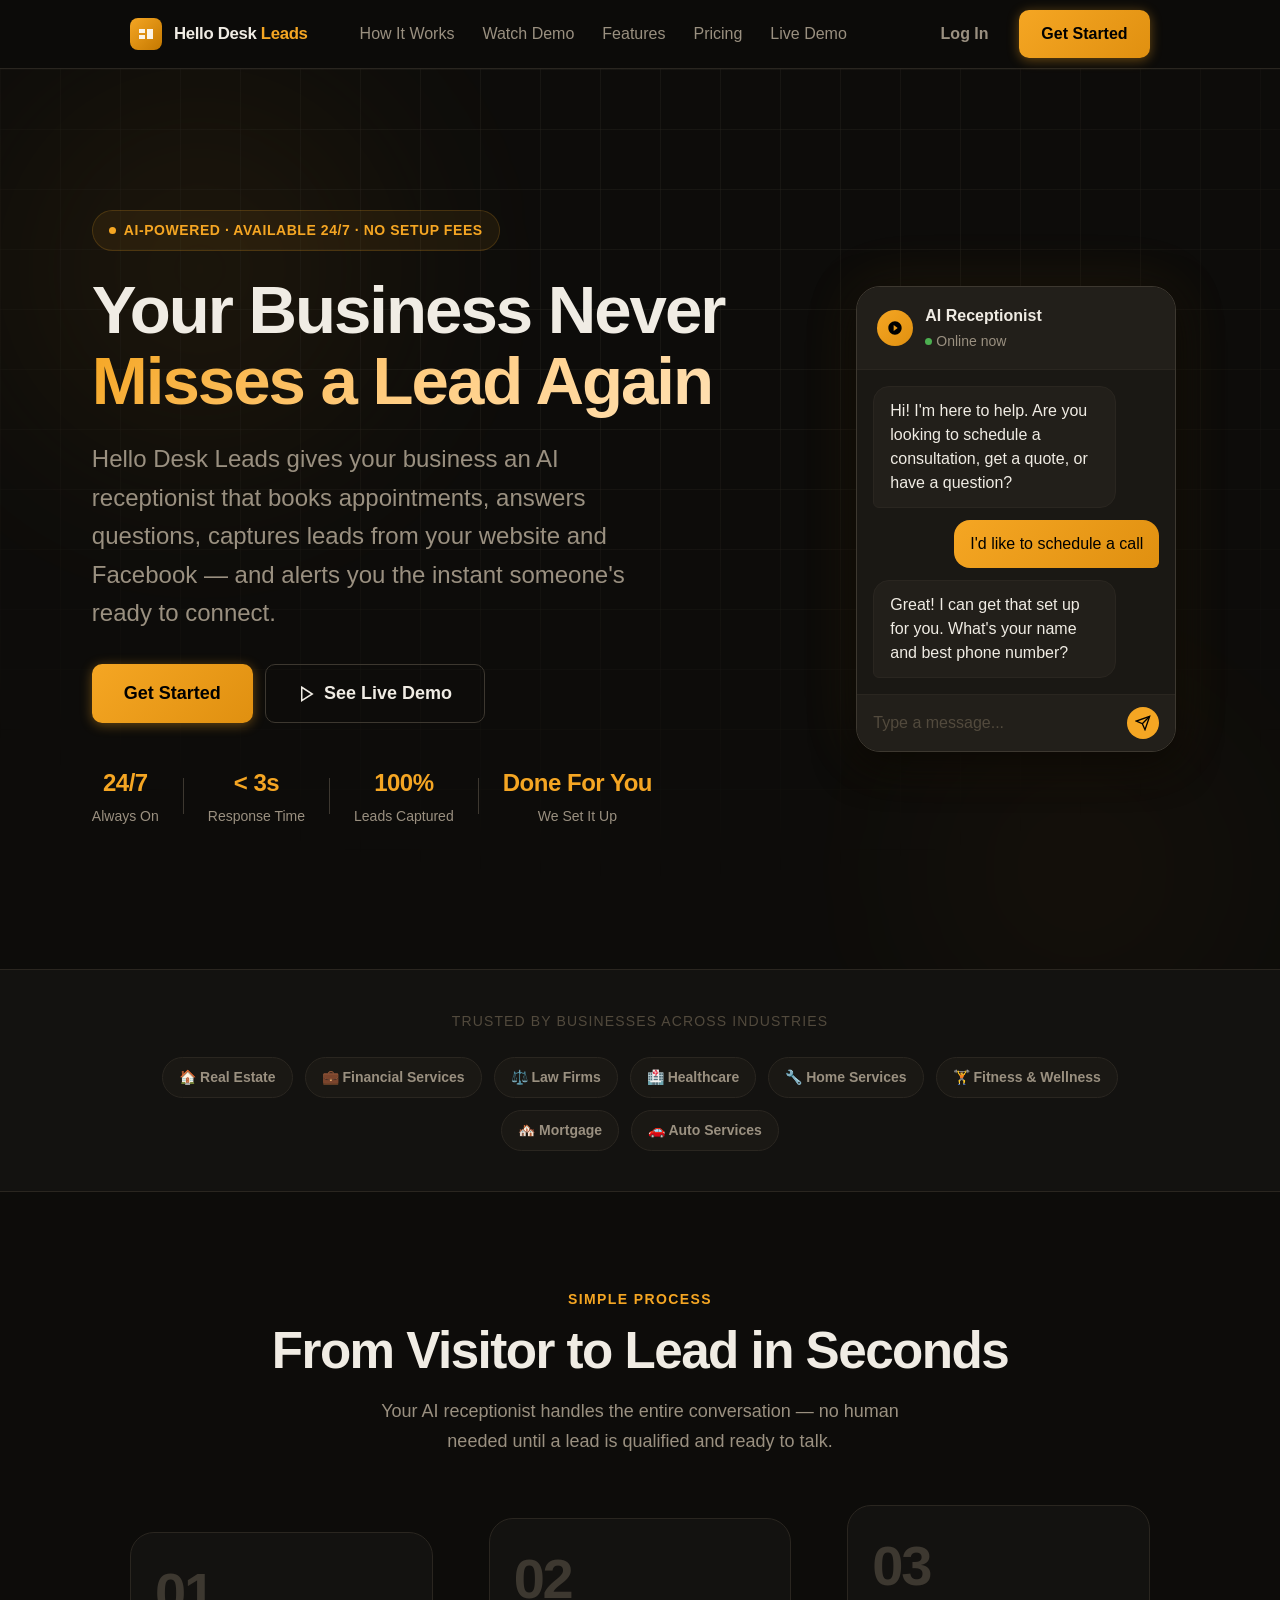
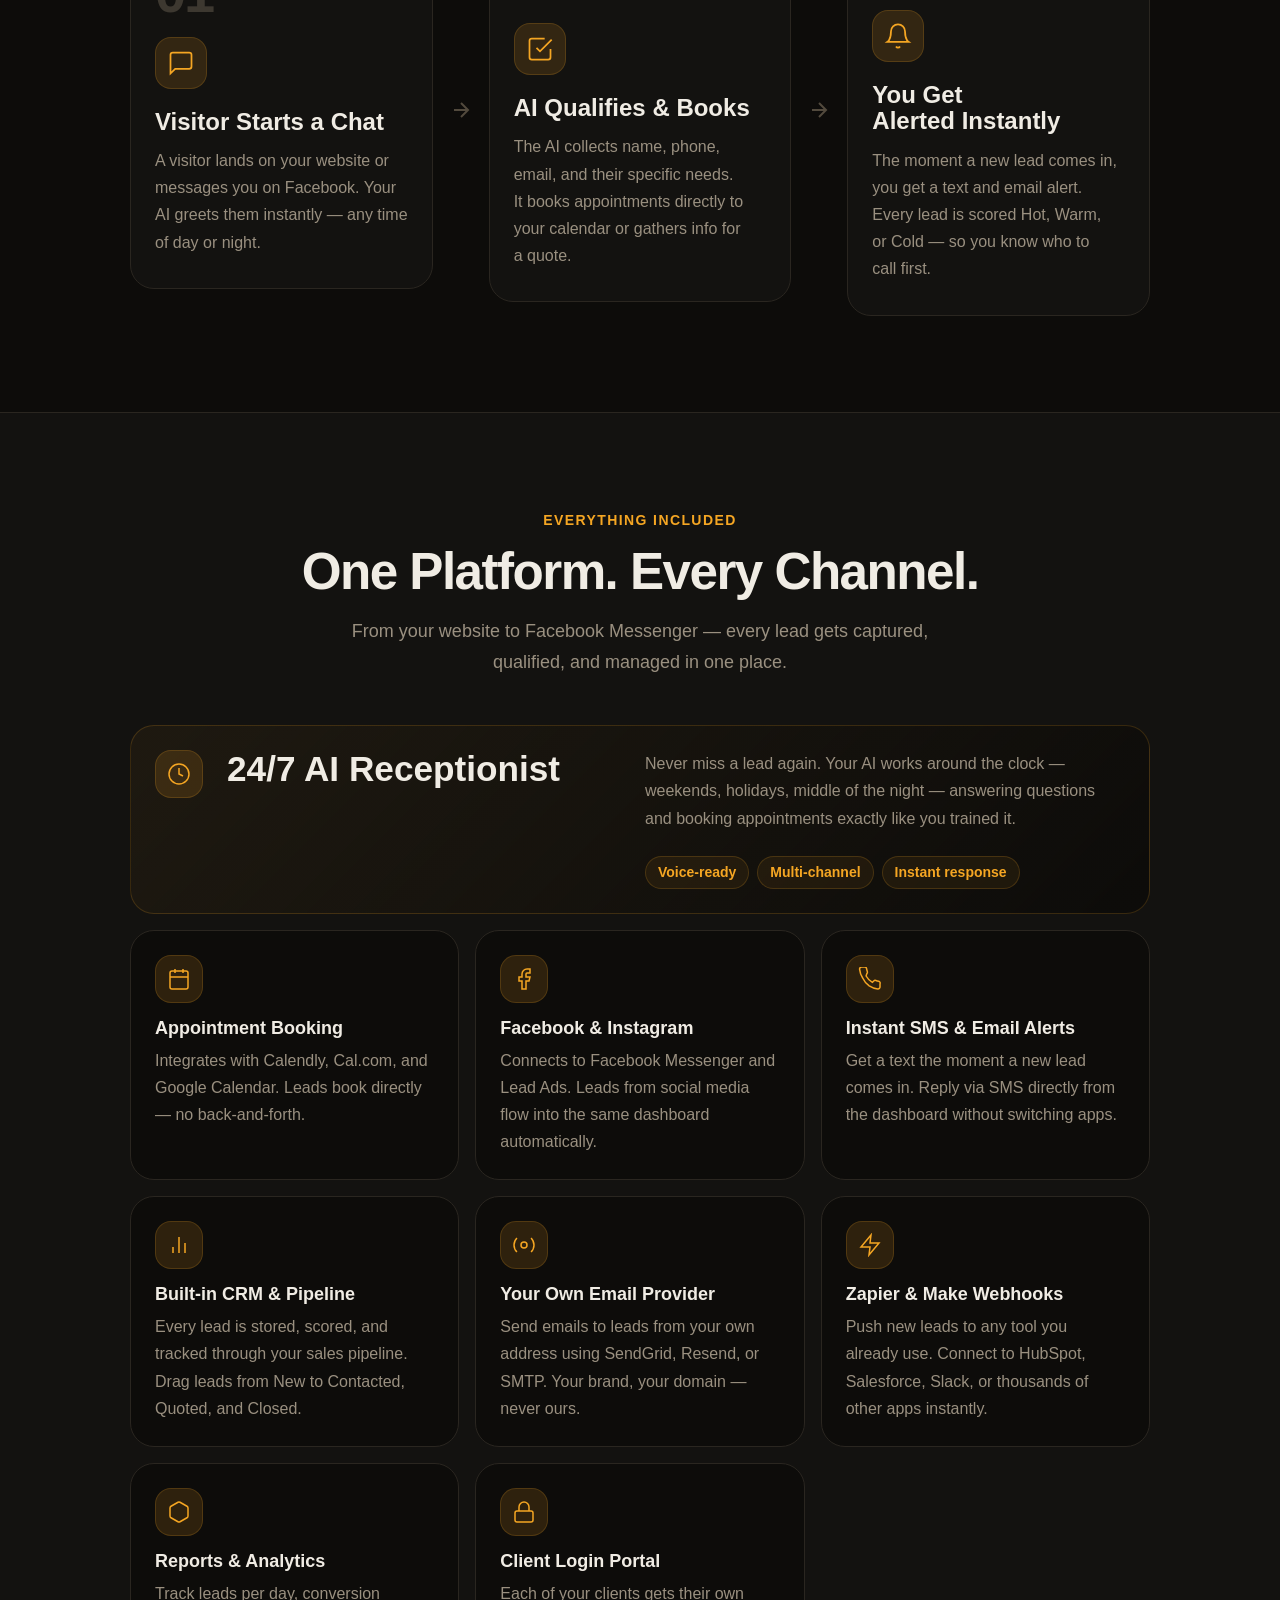
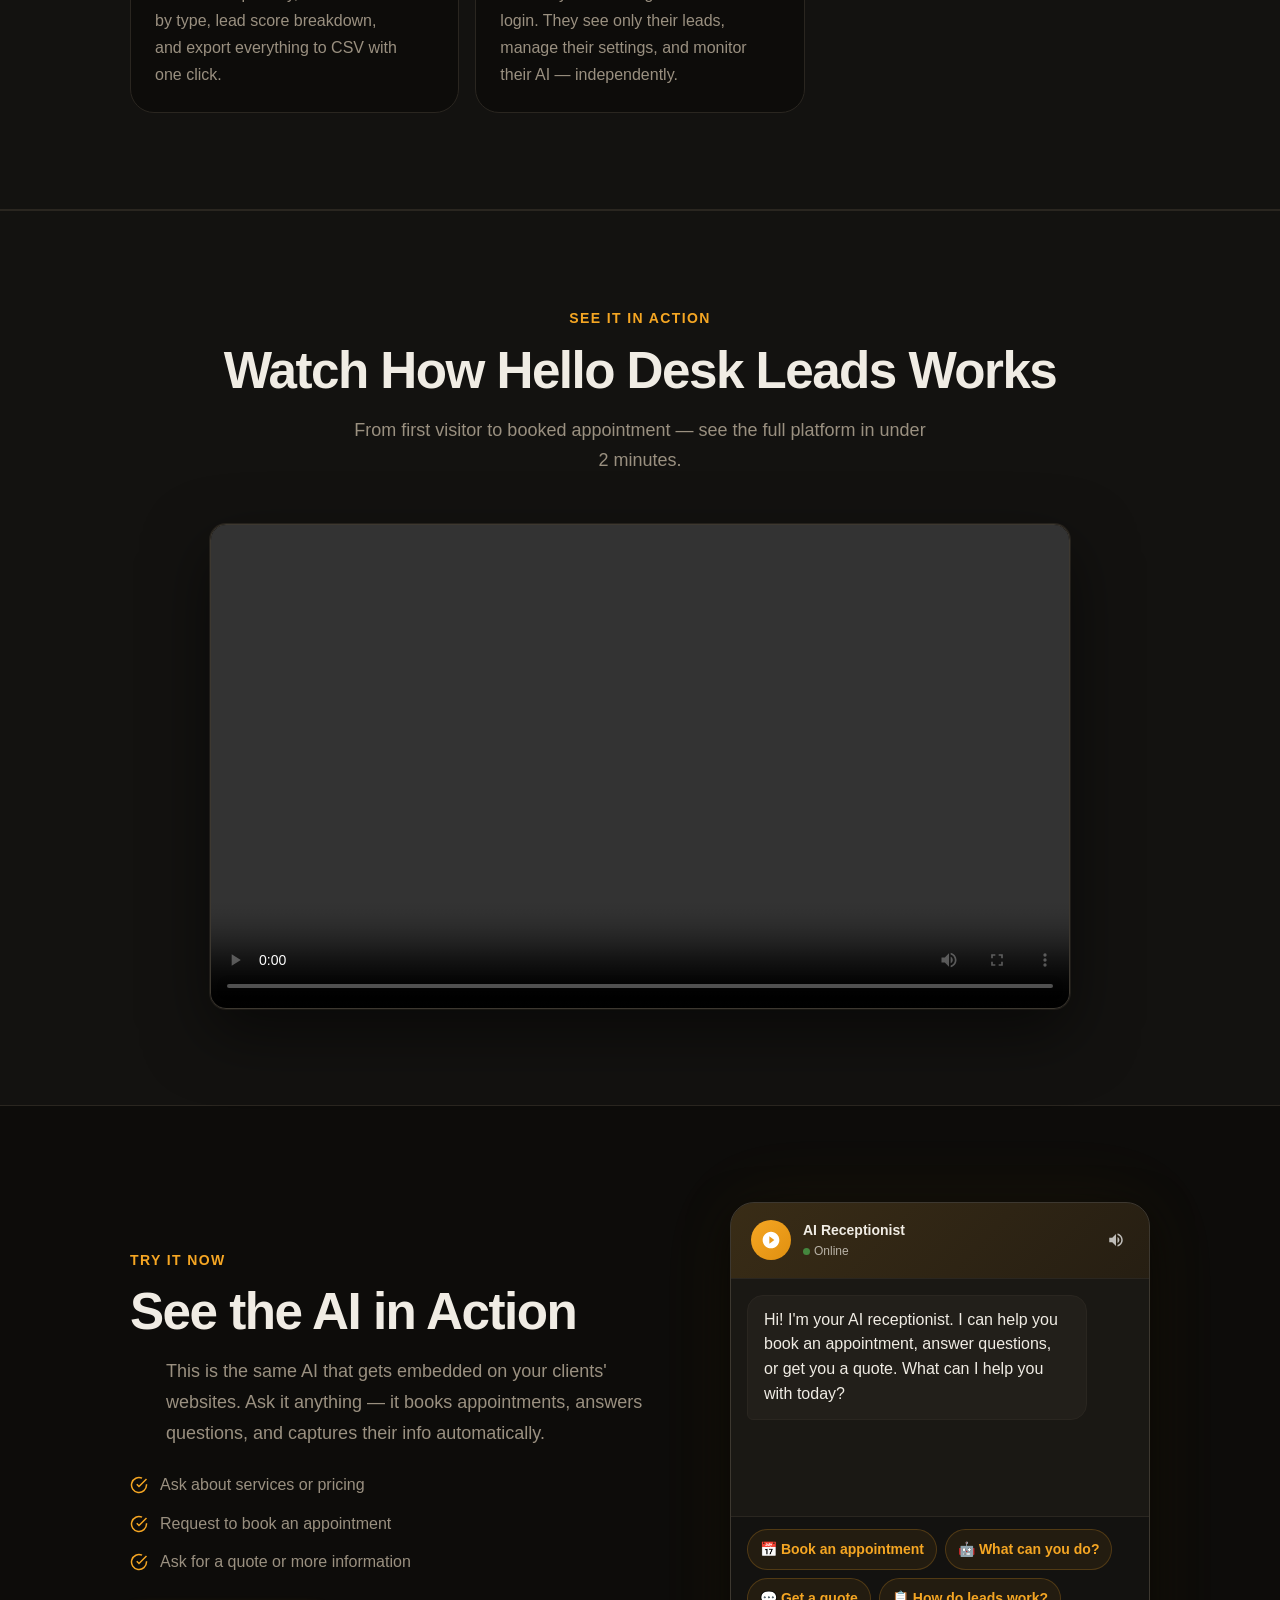
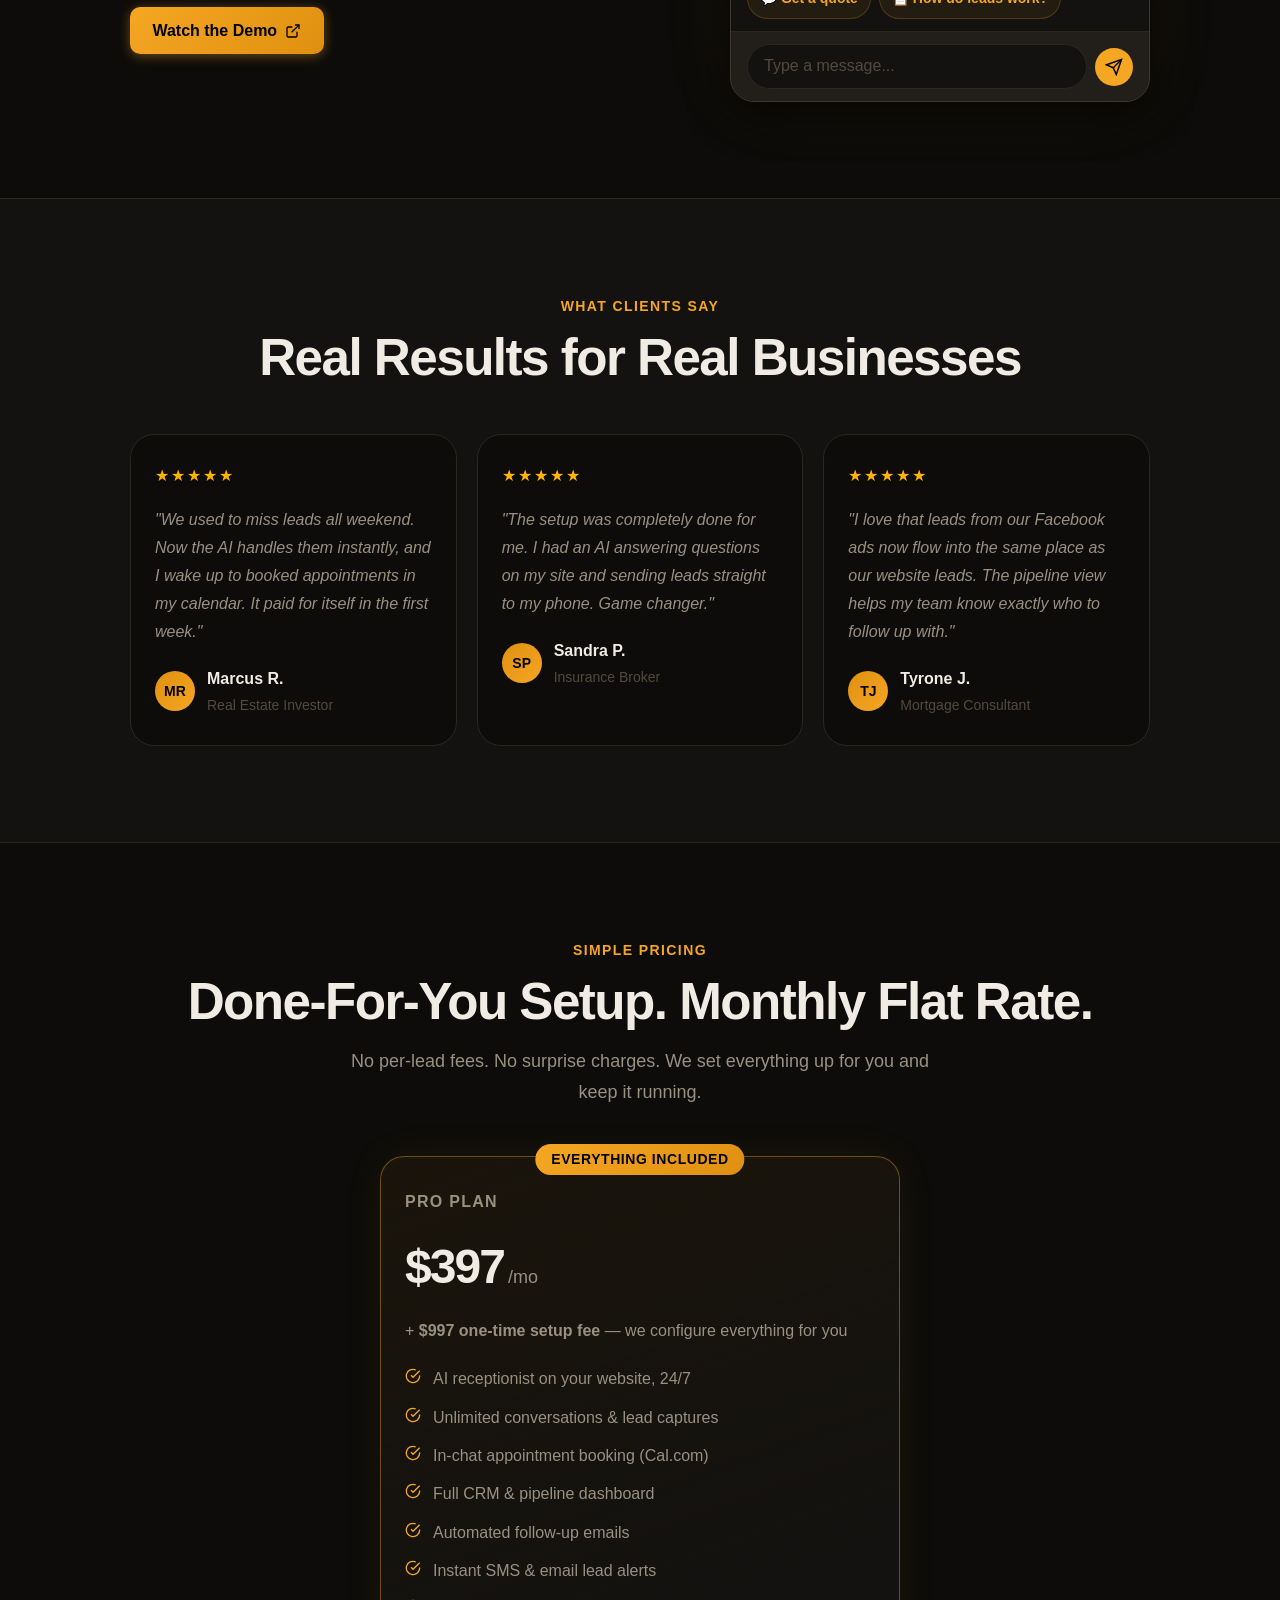
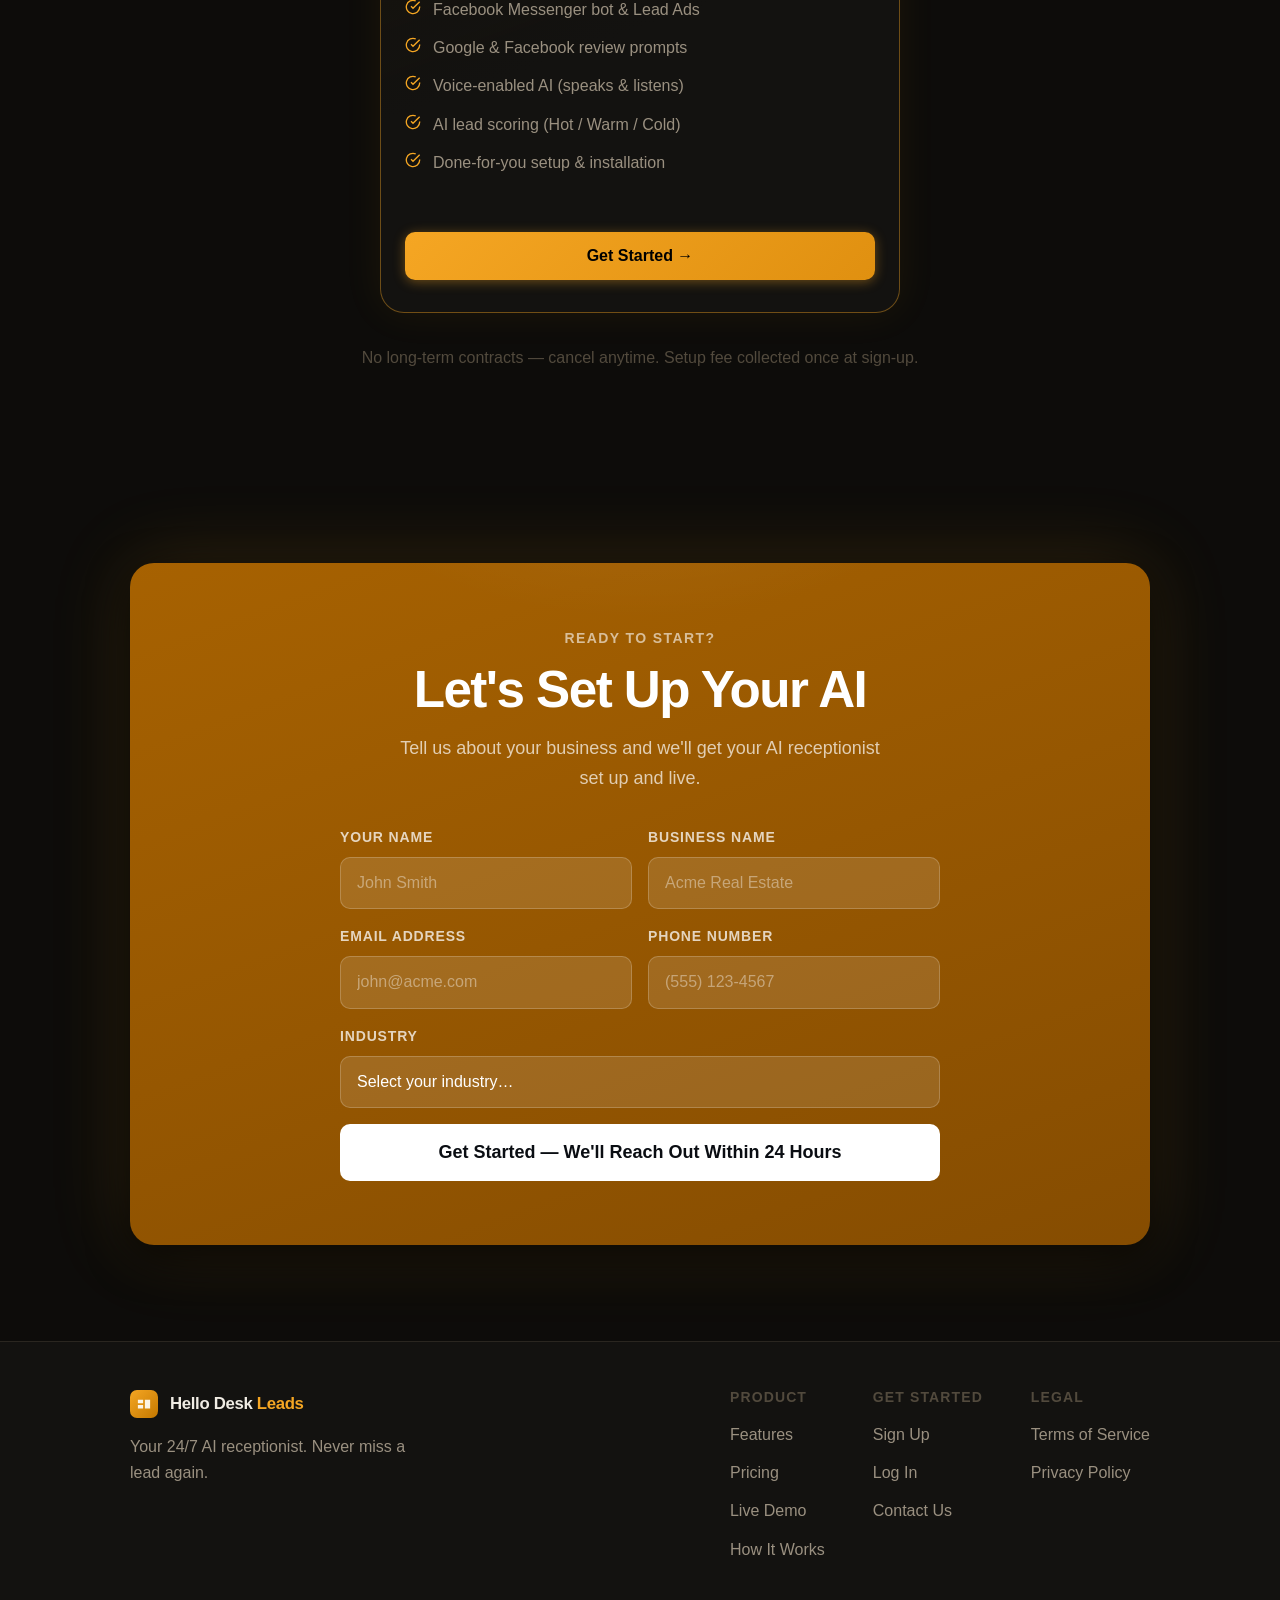
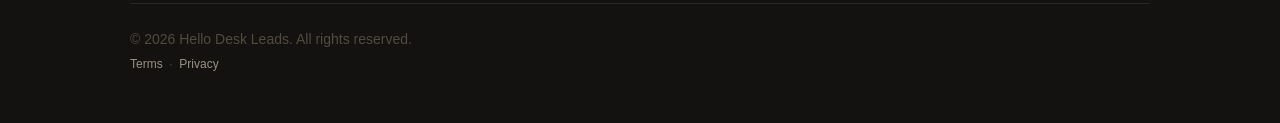
<file: index.html>
<!DOCTYPE html>
<html lang="en" data-theme="dark">
<head>
  <meta charset="UTF-8" />
  <meta name="viewport" content="width=device-width, initial-scale=1.0" />
  <title>Hello Desk Leads — AI Receptionist That Never Misses a Lead</title>
  <meta name="description" content="Hello Desk Leads gives your business a 24/7 AI receptionist that books appointments, answers questions, captures leads, and sends instant alerts — all while you sleep." />
  <meta property="og:title" content="Hello Desk Leads — AI Receptionist That Never Misses a Lead" />
  <meta property="og:description" content="Your business is always open. AI chat that books, qualifies, and follows up with every lead automatically." />
  <meta property="og:type" content="website" />

  <!-- Fonts -->
  <link href="https://api.fontshare.com/v2/css?f[]=cabinet-grotesk@400,500,700,800,900&f[]=satoshi@400,500,700&display=swap" rel="stylesheet" />

  <link rel="stylesheet" href="styles.css" />
</head>
<body>

  <!-- ═══════════════════════════════════════ NAV ══════════════════════════════════════ -->
  <header class="site-header" id="site-header">
    <nav class="nav-container">
      <a href="https://pinnacleinvestments480-cyber.github.io/hdl-marketing/" class="nav-logo" aria-label="Hello Desk Leads home">
        <svg width="32" height="32" viewBox="0 0 32 32" fill="none" aria-hidden="true">
          <rect width="32" height="32" rx="8" fill="url(#logo-grad)"/>
          <path d="M9 11h6v4H9v-4zm0 6h6v4H9v-4zm8-6h6v10h-6V11z" fill="white" opacity="0.9"/>
          <defs>
            <linearGradient id="logo-grad" x1="0" y1="0" x2="32" y2="32" gradientUnits="userSpaceOnUse">
              <stop stop-color="#F5A623"/>
              <stop offset="1" stop-color="#C47800"/>
            </linearGradient>
          </defs>
        </svg>
        <span class="nav-logo-text">Hello Desk <span class="accent">Leads</span></span>
      </a>

      <ul class="nav-links" role="list">
        <li><a href="#how-it-works" class="nav-link">How It Works</a></li>
        <li><a href="#video" class="nav-link">Watch Demo</a></li>
        <li><a href="#features" class="nav-link">Features</a></li>
        <li><a href="#pricing" class="nav-link">Pricing</a></li>
        <li><a href="#demo" class="nav-link">Live Demo</a></li>
      </ul>

      <div class="nav-actions">
        <a href="https://hello-desk-leads-production.up.railway.app/#/login" class="btn btn-ghost">Log In</a>
        <a href="https://hello-desk-leads-production.up.railway.app/#/signup" class="btn btn-primary" target="_blank" rel="noopener">Get Started</a>
      </div>

      <button class="nav-mobile-toggle" aria-label="Toggle menu" aria-expanded="false" id="nav-toggle">
        <span></span><span></span><span></span>
      </button>
    </nav>

    <div class="nav-mobile-menu" id="nav-mobile-menu" aria-hidden="true">
      <a href="#how-it-works" class="mobile-nav-link">How It Works</a>
      <a href="#features" class="mobile-nav-link">Features</a>
      <a href="#pricing" class="mobile-nav-link">Pricing</a>
      <a href="#demo" class="mobile-nav-link">Live Demo</a>
      <a href="https://hello-desk-leads-production.up.railway.app/#/login" class="mobile-nav-link">Log In</a>
      <a href="https://hello-desk-leads-production.up.railway.app/#/signup" class="btn btn-primary mobile-cta" target="_blank" rel="noopener">Get Started</a>
    </div>
  </header>

  <main>

    <!-- ══════════════════════════════════════ HERO ══════════════════════════════════════ -->
    <section class="hero" aria-label="Hero">
      <div class="hero-bg">
        <div class="hero-glow glow-1"></div>
        <div class="hero-glow glow-2"></div>
        <div class="hero-grid"></div>
      </div>

      <div class="container hero-container">
        <div class="hero-badge reveal">
          <span class="badge-dot"></span>
          AI-Powered · Available 24/7 · No Setup Fees
        </div>

        <h1 class="hero-heading reveal reveal-delay-1">
          Your Business Never<br/>
          <span class="gradient-text">Misses a Lead Again</span>
        </h1>

        <p class="hero-sub reveal reveal-delay-2">
          Hello Desk Leads gives your business an AI receptionist that books appointments, answers questions, captures leads from your website and Facebook — and alerts you the instant someone's ready to connect.
        </p>

        <div class="hero-actions reveal reveal-delay-3">
          <a href="https://hello-desk-leads-production.up.railway.app/#/signup" class="btn btn-primary btn-lg" target="_blank" rel="noopener">Get Started</a>
          <a href="#demo" class="btn btn-outline btn-lg">
            <svg width="18" height="18" viewBox="0 0 24 24" fill="none" stroke="currentColor" stroke-width="2" aria-hidden="true"><polygon points="5 3 19 12 5 21 5 3"/></svg>
            See Live Demo
          </a>
        </div>

        <div class="hero-stats reveal reveal-delay-4">
          <div class="stat">
            <span class="stat-number">24/7</span>
            <span class="stat-label">Always On</span>
          </div>
          <div class="stat-divider"></div>
          <div class="stat">
            <span class="stat-number">&lt; 3s</span>
            <span class="stat-label">Response Time</span>
          </div>
          <div class="stat-divider"></div>
          <div class="stat">
            <span class="stat-number">100%</span>
            <span class="stat-label">Leads Captured</span>
          </div>
          <div class="stat-divider"></div>
          <div class="stat">
            <span class="stat-number">Done For You</span>
            <span class="stat-label">We Set It Up</span>
          </div>
        </div>
      </div>

      <!-- Floating Chat Preview -->
      <div class="hero-chat-preview reveal reveal-delay-3" aria-hidden="true">
        <div class="chat-preview-header">
          <div class="chat-avatar">
            <svg width="16" height="16" viewBox="0 0 24 24" fill="currentColor"><path d="M12 2C6.48 2 2 6.48 2 12s4.48 10 10 10 10-4.48 10-10S17.52 2 12 2zm-2 14.5v-9l6 4.5-6 4.5z"/></svg>
          </div>
          <div>
            <div class="chat-name">AI Receptionist</div>
            <div class="chat-status"><span class="online-dot"></span> Online now</div>
          </div>
        </div>
        <div class="chat-messages">
          <div class="chat-msg ai">
            <p>Hi! I'm here to help. Are you looking to schedule a consultation, get a quote, or have a question?</p>
          </div>
          <div class="chat-msg user">
            <p>I'd like to schedule a call</p>
          </div>
          <div class="chat-msg ai typing-msg">
            <p>Great! I can get that set up for you. What's your name and best phone number?</p>
          </div>
        </div>
        <div class="chat-input-mock">
          <span>Type a message...</span>
          <button aria-label="Send">
            <svg width="16" height="16" viewBox="0 0 24 24" fill="none" stroke="currentColor" stroke-width="2"><line x1="22" y1="2" x2="11" y2="13"/><polygon points="22 2 15 22 11 13 2 9 22 2"/></svg>
          </button>
        </div>
      </div>
    </section>

    <!-- ════════════════════════════════ SOCIAL PROOF LOGOS ═══════════════════════════════ -->
    <section class="logos-bar" aria-label="Industries served">
      <div class="container">
        <p class="logos-label">Trusted by businesses across industries</p>
        <div class="logos-row">
          <div class="industry-pill">🏠 Real Estate</div>
          <div class="industry-pill">💼 Financial Services</div>
          <div class="industry-pill">⚖️ Law Firms</div>
          <div class="industry-pill">🏥 Healthcare</div>
          <div class="industry-pill">🔧 Home Services</div>
          <div class="industry-pill">🏋️ Fitness & Wellness</div>
          <div class="industry-pill">🏘️ Mortgage</div>
          <div class="industry-pill">🚗 Auto Services</div>
        </div>
      </div>
    </section>

    <!-- ═══════════════════════════════ HOW IT WORKS ════════════════════════════════════ -->
    <section class="section" id="how-it-works" aria-labelledby="how-heading">
      <div class="container">
        <div class="section-header reveal">
          <div class="section-eyebrow">Simple Process</div>
          <h2 id="how-heading" class="section-title">From Visitor to Lead in Seconds</h2>
          <p class="section-sub">Your AI receptionist handles the entire conversation — no human needed until a lead is qualified and ready to talk.</p>
        </div>

        <div class="steps-grid">
          <div class="step-card reveal">
            <div class="step-num">01</div>
            <div class="step-icon">
              <svg width="28" height="28" viewBox="0 0 24 24" fill="none" stroke="currentColor" stroke-width="1.5"><path d="M21 15a2 2 0 0 1-2 2H7l-4 4V5a2 2 0 0 1 2-2h14a2 2 0 0 1 2 2z"/></svg>
            </div>
            <h3 class="step-title">Visitor Starts a Chat</h3>
            <p class="step-desc">A visitor lands on your website or messages you on Facebook. Your AI greets them instantly — any time of day or night.</p>
          </div>

          <div class="step-connector" aria-hidden="true">
            <svg width="24" height="24" viewBox="0 0 24 24" fill="none" stroke="currentColor" stroke-width="2"><path d="M5 12h14M12 5l7 7-7 7"/></svg>
          </div>

          <div class="step-card reveal reveal-delay-1">
            <div class="step-num">02</div>
            <div class="step-icon">
              <svg width="28" height="28" viewBox="0 0 24 24" fill="none" stroke="currentColor" stroke-width="1.5"><path d="M9 11l3 3L22 4"/><path d="M21 12v7a2 2 0 0 1-2 2H5a2 2 0 0 1-2-2V5a2 2 0 0 1 2-2h11"/></svg>
            </div>
            <h3 class="step-title">AI Qualifies &amp; Books</h3>
            <p class="step-desc">The AI collects name, phone, email, and their specific needs. It books appointments directly to your calendar or gathers info for a quote.</p>
          </div>

          <div class="step-connector" aria-hidden="true">
            <svg width="24" height="24" viewBox="0 0 24 24" fill="none" stroke="currentColor" stroke-width="2"><path d="M5 12h14M12 5l7 7-7 7"/></svg>
          </div>

          <div class="step-card reveal reveal-delay-2">
            <div class="step-num">03</div>
            <div class="step-icon">
              <svg width="28" height="28" viewBox="0 0 24 24" fill="none" stroke="currentColor" stroke-width="1.5"><path d="M18 8A6 6 0 0 0 6 8c0 7-3 9-3 9h18s-3-2-3-9"/><path d="M13.73 21a2 2 0 0 1-3.46 0"/></svg>
            </div>
            <h3 class="step-title">You Get Alerted Instantly</h3>
            <p class="step-desc">The moment a new lead comes in, you get a text and email alert. Every lead is scored Hot, Warm, or Cold — so you know who to call first.</p>
          </div>
        </div>
      </div>
    </section>

    <!-- ══════════════════════════════════ FEATURES ══════════════════════════════════════ -->
    <section class="section section-alt" id="features" aria-labelledby="features-heading">
      <div class="container">
        <div class="section-header reveal">
          <div class="section-eyebrow">Everything Included</div>
          <h2 id="features-heading" class="section-title">One Platform. Every Channel.</h2>
          <p class="section-sub">From your website to Facebook Messenger — every lead gets captured, qualified, and managed in one place.</p>
        </div>

        <div class="features-grid">

          <div class="feature-card feature-card--large reveal">
            <div class="feature-icon">
              <svg width="24" height="24" viewBox="0 0 24 24" fill="none" stroke="currentColor" stroke-width="1.5"><path d="M12 2a10 10 0 1 0 10 10A10 10 0 0 0 12 2z"/><path d="M12 6v6l4 2"/></svg>
            </div>
            <h3 class="feature-title">24/7 AI Receptionist</h3>
            <p class="feature-desc">Never miss a lead again. Your AI works around the clock — weekends, holidays, middle of the night — answering questions and booking appointments exactly like you trained it.</p>
            <div class="feature-tags">
              <span class="tag">Voice-ready</span>
              <span class="tag">Multi-channel</span>
              <span class="tag">Instant response</span>
            </div>
          </div>

          <div class="feature-card reveal reveal-delay-1">
            <div class="feature-icon">
              <svg width="24" height="24" viewBox="0 0 24 24" fill="none" stroke="currentColor" stroke-width="1.5"><rect x="3" y="4" width="18" height="18" rx="2" ry="2"/><line x1="16" y1="2" x2="16" y2="6"/><line x1="8" y1="2" x2="8" y2="6"/><line x1="3" y1="10" x2="21" y2="10"/></svg>
            </div>
            <h3 class="feature-title">Appointment Booking</h3>
            <p class="feature-desc">Integrates with Calendly, Cal.com, and Google Calendar. Leads book directly — no back-and-forth.</p>
          </div>

          <div class="feature-card reveal reveal-delay-2">
            <div class="feature-icon">
              <svg width="24" height="24" viewBox="0 0 24 24" fill="none" stroke="currentColor" stroke-width="1.5"><path d="M18 2h-3a5 5 0 0 0-5 5v3H7v4h3v8h4v-8h3l1-4h-4V7a1 1 0 0 1 1-1h3z"/></svg>
            </div>
            <h3 class="feature-title">Facebook &amp; Instagram</h3>
            <p class="feature-desc">Connects to Facebook Messenger and Lead Ads. Leads from social media flow into the same dashboard automatically.</p>
          </div>

          <div class="feature-card reveal">
            <div class="feature-icon">
              <svg width="24" height="24" viewBox="0 0 24 24" fill="none" stroke="currentColor" stroke-width="1.5"><path d="M22 16.92v3a2 2 0 0 1-2.18 2 19.79 19.79 0 0 1-8.63-3.07A19.5 19.5 0 0 1 4.68 11a19.79 19.79 0 0 1-3.07-8.67A2 2 0 0 1 3.59 0h3a2 2 0 0 1 2 1.72 12.84 12.84 0 0 0 .7 2.81 2 2 0 0 1-.45 2.11L8.09 9a16 16 0 0 0 6.29 6.29l1.36-1.36a2 2 0 0 1 2.11-.45 12.84 12.84 0 0 0 2.81.7A2 2 0 0 1 22 16.92z"/></svg>
            </div>
            <h3 class="feature-title">Instant SMS &amp; Email Alerts</h3>
            <p class="feature-desc">Get a text the moment a new lead comes in. Reply via SMS directly from the dashboard without switching apps.</p>
          </div>

          <div class="feature-card reveal reveal-delay-1">
            <div class="feature-icon">
              <svg width="24" height="24" viewBox="0 0 24 24" fill="none" stroke="currentColor" stroke-width="1.5"><line x1="18" y1="20" x2="18" y2="10"/><line x1="12" y1="20" x2="12" y2="4"/><line x1="6" y1="20" x2="6" y2="14"/></svg>
            </div>
            <h3 class="feature-title">Built-in CRM &amp; Pipeline</h3>
            <p class="feature-desc">Every lead is stored, scored, and tracked through your sales pipeline. Drag leads from New to Contacted, Quoted, and Closed.</p>
          </div>

          <div class="feature-card reveal reveal-delay-2">
            <div class="feature-icon">
              <svg width="24" height="24" viewBox="0 0 24 24" fill="none" stroke="currentColor" stroke-width="1.5"><circle cx="12" cy="12" r="3"/><path d="M19.07 4.93a10 10 0 0 1 0 14.14M4.93 4.93a10 10 0 0 0 0 14.14"/></svg>
            </div>
            <h3 class="feature-title">Your Own Email Provider</h3>
            <p class="feature-desc">Send emails to leads from your own address using SendGrid, Resend, or SMTP. Your brand, your domain — never ours.</p>
          </div>

          <div class="feature-card reveal">
            <div class="feature-icon">
              <svg width="24" height="24" viewBox="0 0 24 24" fill="none" stroke="currentColor" stroke-width="1.5"><path d="M13 2L3 14h9l-1 8 10-12h-9l1-8z"/></svg>
            </div>
            <h3 class="feature-title">Zapier &amp; Make Webhooks</h3>
            <p class="feature-desc">Push new leads to any tool you already use. Connect to HubSpot, Salesforce, Slack, or thousands of other apps instantly.</p>
          </div>

          <div class="feature-card reveal reveal-delay-1">
            <div class="feature-icon">
              <svg width="24" height="24" viewBox="0 0 24 24" fill="none" stroke="currentColor" stroke-width="1.5"><path d="M21 16V8a2 2 0 0 0-1-1.73l-7-4a2 2 0 0 0-2 0l-7 4A2 2 0 0 0 3 8v8a2 2 0 0 0 1 1.73l7 4a2 2 0 0 0 2 0l7-4A2 2 0 0 0 21 16z"/></svg>
            </div>
            <h3 class="feature-title">Reports &amp; Analytics</h3>
            <p class="feature-desc">Track leads per day, conversion by type, lead score breakdown, and export everything to CSV with one click.</p>
          </div>

          <div class="feature-card reveal reveal-delay-2">
            <div class="feature-icon">
              <svg width="24" height="24" viewBox="0 0 24 24" fill="none" stroke="currentColor" stroke-width="1.5"><rect x="3" y="11" width="18" height="11" rx="2" ry="2"/><path d="M7 11V7a5 5 0 0 1 10 0v4"/></svg>
            </div>
            <h3 class="feature-title">Client Login Portal</h3>
            <p class="feature-desc">Each of your clients gets their own login. They see only their leads, manage their settings, and monitor their AI — independently.</p>
          </div>

        </div>
      </div>
    </section>


    <!-- ══════════════════════════════ VIDEO SECTION ════════════════════════════════ -->
    <section class="section section-alt" id="video" aria-labelledby="video-heading">
      <div class="container">
        <div class="section-header text-center reveal">
          <div class="section-eyebrow">See It In Action</div>
          <h2 id="video-heading" class="section-title">Watch How Hello Desk Leads Works</h2>
          <p class="section-sub">From first visitor to booked appointment — see the full platform in under 2 minutes.</p>
        </div>
        <div class="video-wrapper reveal reveal-delay-1">
          <video
            controls
            playsinline
            preload="metadata"
            poster=""
            aria-label="Hello Desk Leads sales overview video"
          >
            <source src="hdl-sales-video.mp4" type="video/mp4">
            Your browser does not support video playback.
          </video>
        </div>
      </div>
    </section>

    <!-- ═══════════════════════════════ LIVE DEMO SECTION ════════════════════════════════ -->
    <section class="section" id="demo" aria-labelledby="demo-heading">
      <div class="container">
        <div class="demo-layout">
          <div class="demo-content reveal">
            <div class="section-eyebrow">Try It Now</div>
            <h2 id="demo-heading" class="section-title">See the AI in Action</h2>
            <p class="section-sub" style="max-width: 480px;">This is the same AI that gets embedded on your clients' websites. Ask it anything — it books appointments, answers questions, and captures their info automatically.</p>

            <ul class="demo-checklist" role="list">
              <li>
                <svg width="18" height="18" viewBox="0 0 24 24" fill="none" stroke="currentColor" stroke-width="2"><path d="M22 11.08V12a10 10 0 1 1-5.93-9.14"/><polyline points="22 4 12 14.01 9 11.01"/></svg>
                Ask about services or pricing
              </li>
              <li>
                <svg width="18" height="18" viewBox="0 0 24 24" fill="none" stroke="currentColor" stroke-width="2"><path d="M22 11.08V12a10 10 0 1 1-5.93-9.14"/><polyline points="22 4 12 14.01 9 11.01"/></svg>
                Request to book an appointment
              </li>
              <li>
                <svg width="18" height="18" viewBox="0 0 24 24" fill="none" stroke="currentColor" stroke-width="2"><path d="M22 11.08V12a10 10 0 1 1-5.93-9.14"/><polyline points="22 4 12 14.01 9 11.01"/></svg>
                Ask for a quote or more information
              </li>
            </ul>

            <a href="#video" class="btn btn-primary">
              Watch the Demo
              <svg width="16" height="16" viewBox="0 0 24 24" fill="none" stroke="currentColor" stroke-width="2"><path d="M18 13v6a2 2 0 0 1-2 2H5a2 2 0 0 1-2-2V8a2 2 0 0 1 2-2h6"/><polyline points="15 3 21 3 21 9"/><line x1="10" y1="14" x2="21" y2="3"/></svg>
            </a>
          </div>

          <!-- Interactive Chat Demo -->
          <div class="demo-chat-widget reveal reveal-delay-1" id="demo-chat" aria-label="Interactive AI demo chat">
            <div class="demo-chat-header">
              <div class="demo-chat-avatar">
                <svg width="20" height="20" viewBox="0 0 24 24" fill="white"><path d="M12 2C6.48 2 2 6.48 2 12s4.48 10 10 10 10-4.48 10-10S17.52 2 12 2zm-2 14.5v-9l6 4.5-6 4.5z"/></svg>
              </div>
              <div style="flex:1;">
                <div style="font-weight:600;font-size:0.875rem;">AI Receptionist</div>
                <div style="font-size:0.75rem;opacity:0.7;display:flex;align-items:center;gap:4px;">
                  <span class="online-dot"></span> Online
                </div>
              </div>
              <button id="demo-voice-btn" title="Mute voice" aria-label="Toggle voice" style="background:none;border:none;cursor:pointer;padding:4px;border-radius:6px;display:flex;align-items:center;justify-content:center;color:rgba(255,255,255,0.7);transition:color 0.15s;">
                <svg id="demo-voice-icon" width="18" height="18" viewBox="0 0 24 24" fill="currentColor"><path d="M3 9v6h4l5 5V4L7 9H3zm13.5 3c0-1.77-1.02-3.29-2.5-4.03v8.05c1.48-.73 2.5-2.25 2.5-4.02zM14 3.23v2.06c2.89.86 5 3.54 5 6.71s-2.11 5.85-5 6.71v2.06c4.01-.91 7-4.49 7-8.77s-2.99-7.86-7-8.77z"/></svg>
              </button>
            </div>
            <div class="demo-chat-messages" id="demo-messages">
              <div class="dchat-msg dchat-ai">
                <p>Hi! I'm your AI receptionist. I can help you book an appointment, answer questions, or get you a quote. What can I help you with today?</p>
              </div>
            </div>
            <div class="demo-quick-replies" id="demo-quick-replies">
              <button class="quick-reply" data-reply="I'd like to book an appointment">📅 Book an appointment</button>
              <button class="quick-reply" data-reply="What can you do?">🤖 What can you do?</button>
              <button class="quick-reply" data-reply="I'd like to get a quote">💬 Get a quote</button>
              <button class="quick-reply" data-reply="How does the lead capture work?">📋 How do leads work?</button>
            </div>
            <div class="demo-chat-input">
              <input type="text" id="demo-input" placeholder="Type a message..." aria-label="Chat message" autocomplete="off" />
              <button id="demo-send" aria-label="Send message">
                <svg width="18" height="18" viewBox="0 0 24 24" fill="none" stroke="currentColor" stroke-width="2"><line x1="22" y1="2" x2="11" y2="13"/><polygon points="22 2 15 22 11 13 2 9 22 2"/></svg>
              </button>
            </div>
          </div>
        </div>
      </div>
    </section>

    <!-- ════════════════════════════════ TESTIMONIALS ════════════════════════════════════ -->
    <section class="section section-alt" aria-labelledby="testimonials-heading">
      <div class="container">
        <div class="section-header reveal">
          <div class="section-eyebrow">What Clients Say</div>
          <h2 id="testimonials-heading" class="section-title">Real Results for Real Businesses</h2>
        </div>

        <div class="testimonials-grid">
          <div class="testimonial-card reveal">
            <div class="testimonial-stars" aria-label="5 stars">★★★★★</div>
            <blockquote class="testimonial-text">
              "We used to miss leads all weekend. Now the AI handles them instantly, and I wake up to booked appointments in my calendar. It paid for itself in the first week."
            </blockquote>
            <div class="testimonial-author">
              <div class="author-avatar">MR</div>
              <div>
                <div class="author-name">Marcus R.</div>
                <div class="author-role">Real Estate Investor</div>
              </div>
            </div>
          </div>

          <div class="testimonial-card reveal reveal-delay-1">
            <div class="testimonial-stars" aria-label="5 stars">★★★★★</div>
            <blockquote class="testimonial-text">
              "The setup was completely done for me. I had an AI answering questions on my site and sending leads straight to my phone. Game changer."
            </blockquote>
            <div class="testimonial-author">
              <div class="author-avatar">SP</div>
              <div>
                <div class="author-name">Sandra P.</div>
                <div class="author-role">Insurance Broker</div>
              </div>
            </div>
          </div>

          <div class="testimonial-card reveal reveal-delay-2">
            <div class="testimonial-stars" aria-label="5 stars">★★★★★</div>
            <blockquote class="testimonial-text">
              "I love that leads from our Facebook ads now flow into the same place as our website leads. The pipeline view helps my team know exactly who to follow up with."
            </blockquote>
            <div class="testimonial-author">
              <div class="author-avatar">TJ</div>
              <div>
                <div class="author-name">Tyrone J.</div>
                <div class="author-role">Mortgage Consultant</div>
              </div>
            </div>
          </div>
        </div>
      </div>
    </section>

    <!-- ════════════════════════════════════ PRICING ════════════════════════════════════ -->
    <section class="section" id="pricing" aria-labelledby="pricing-heading">
      <div class="container">
        <div class="section-header reveal">
          <div class="section-eyebrow">Simple Pricing</div>
          <h2 id="pricing-heading" class="section-title">Done-For-You Setup. Monthly Flat Rate.</h2>
          <p class="section-sub">No per-lead fees. No surprise charges. We set everything up for you and keep it running.</p>
        </div>

        <div class="pricing-grid pricing-grid--single">
          <div class="pricing-card pricing-card--featured reveal">
            <div class="pricing-badge">Everything Included</div>
            <div class="pricing-plan">Pro Plan</div>
            <div class="pricing-price">
              <span class="price-amount">$397</span>
              <span class="price-period">/mo</span>
            </div>
            <p class="pricing-tagline" style="margin-bottom:0.5rem;">+ <strong>$997 one-time setup fee</strong> &mdash; we configure everything for you</p>
            <ul class="pricing-features" role="list">
              <li><svg width="16" height="16" viewBox="0 0 24 24" fill="none" stroke="currentColor" stroke-width="2"><path d="M22 11.08V12a10 10 0 1 1-5.93-9.14"/><polyline points="22 4 12 14.01 9 11.01"/></svg>AI receptionist on your website, 24/7</li>
              <li><svg width="16" height="16" viewBox="0 0 24 24" fill="none" stroke="currentColor" stroke-width="2"><path d="M22 11.08V12a10 10 0 1 1-5.93-9.14"/><polyline points="22 4 12 14.01 9 11.01"/></svg>Unlimited conversations &amp; lead captures</li>
              <li><svg width="16" height="16" viewBox="0 0 24 24" fill="none" stroke="currentColor" stroke-width="2"><path d="M22 11.08V12a10 10 0 1 1-5.93-9.14"/><polyline points="22 4 12 14.01 9 11.01"/></svg>In-chat appointment booking (Cal.com)</li>
              <li><svg width="16" height="16" viewBox="0 0 24 24" fill="none" stroke="currentColor" stroke-width="2"><path d="M22 11.08V12a10 10 0 1 1-5.93-9.14"/><polyline points="22 4 12 14.01 9 11.01"/></svg>Full CRM &amp; pipeline dashboard</li>
              <li><svg width="16" height="16" viewBox="0 0 24 24" fill="none" stroke="currentColor" stroke-width="2"><path d="M22 11.08V12a10 10 0 1 1-5.93-9.14"/><polyline points="22 4 12 14.01 9 11.01"/></svg>Automated follow-up emails</li>
              <li><svg width="16" height="16" viewBox="0 0 24 24" fill="none" stroke="currentColor" stroke-width="2"><path d="M22 11.08V12a10 10 0 1 1-5.93-9.14"/><polyline points="22 4 12 14.01 9 11.01"/></svg>Instant SMS &amp; email lead alerts</li>
              <li><svg width="16" height="16" viewBox="0 0 24 24" fill="none" stroke="currentColor" stroke-width="2"><path d="M22 11.08V12a10 10 0 1 1-5.93-9.14"/><polyline points="22 4 12 14.01 9 11.01"/></svg>Facebook Messenger bot &amp; Lead Ads</li>
              <li><svg width="16" height="16" viewBox="0 0 24 24" fill="none" stroke="currentColor" stroke-width="2"><path d="M22 11.08V12a10 10 0 1 1-5.93-9.14"/><polyline points="22 4 12 14.01 9 11.01"/></svg>Google &amp; Facebook review prompts</li>
              <li><svg width="16" height="16" viewBox="0 0 24 24" fill="none" stroke="currentColor" stroke-width="2"><path d="M22 11.08V12a10 10 0 1 1-5.93-9.14"/><polyline points="22 4 12 14.01 9 11.01"/></svg>Voice-enabled AI (speaks &amp; listens)</li>
              <li><svg width="16" height="16" viewBox="0 0 24 24" fill="none" stroke="currentColor" stroke-width="2"><path d="M22 11.08V12a10 10 0 1 1-5.93-9.14"/><polyline points="22 4 12 14.01 9 11.01"/></svg>AI lead scoring (Hot / Warm / Cold)</li>
              <li><svg width="16" height="16" viewBox="0 0 24 24" fill="none" stroke="currentColor" stroke-width="2"><path d="M22 11.08V12a10 10 0 1 1-5.93-9.14"/><polyline points="22 4 12 14.01 9 11.01"/></svg>Done-for-you setup &amp; installation</li>
            </ul>
            <a href="https://hello-desk-leads-production.up.railway.app/#/signup" class="btn btn-primary btn-full" style="margin-top:1.5rem;" target="_blank" rel="noopener">Get Started &rarr;</a>
          </div>
        </div>

        <p class="pricing-note reveal">No long-term contracts &mdash; cancel anytime. Setup fee collected once at sign-up.</p>
      </div>
    </section>

    <!-- ═══════════════════════════════════ GET STARTED FORM ════════════════════════════ -->
    <section class="section cta-section" id="get-started" aria-labelledby="cta-heading">
      <div class="container">
        <div class="cta-card reveal">
          <div class="cta-glow"></div>
          <div class="cta-content">
            <div class="section-eyebrow" style="color:rgba(255,255,255,0.6);">Ready to Start?</div>
            <h2 id="cta-heading" class="section-title" style="color:#fff;">Let's Set Up Your AI</h2>
            <p style="color:rgba(255,255,255,0.7);margin-bottom:var(--space-8);max-width:480px;margin-inline:auto;">Tell us about your business and we'll get your AI receptionist set up and live.</p>

            <form class="cta-form" id="cta-form" novalidate>
              <div class="form-row">
                <div class="form-group">
                  <label for="field-name" class="form-label">Your Name</label>
                  <input type="text" id="field-name" name="name" class="form-input" placeholder="John Smith" required autocomplete="name" />
                </div>
                <div class="form-group">
                  <label for="field-business" class="form-label">Business Name</label>
                  <input type="text" id="field-business" name="business" class="form-input" placeholder="Acme Real Estate" required autocomplete="organization" />
                </div>
              </div>
              <div class="form-row">
                <div class="form-group">
                  <label for="field-email" class="form-label">Email Address</label>
                  <input type="email" id="field-email" name="email" class="form-input" placeholder="john@acme.com" required autocomplete="email" />
                </div>
                <div class="form-group">
                  <label for="field-phone" class="form-label">Phone Number</label>
                  <input type="tel" id="field-phone" name="phone" class="form-input" placeholder="(555) 123-4567" autocomplete="tel" />
                </div>
              </div>
              <div class="form-group">
                <label for="field-industry" class="form-label">Industry</label>
                <select id="field-industry" name="industry" class="form-input form-select">
                  <option value="">Select your industry…</option>
                  <option>Real Estate</option>
                  <option>Financial Services / Mortgage</option>
                  <option>Law Firm</option>
                  <option>Healthcare / Medical</option>
                  <option>Home Services</option>
                  <option>Insurance</option>
                  <option>Fitness &amp; Wellness</option>
                  <option>Auto Services</option>
                  <option>Other</option>
                </select>
              </div>
              <button type="submit" class="btn btn-white btn-lg btn-full" id="cta-submit">
                <span id="cta-btn-text">Get Started — We'll Reach Out Within 24 Hours</span>
                <svg id="cta-spinner" width="20" height="20" viewBox="0 0 24 24" fill="none" stroke="currentColor" stroke-width="2" style="display:none;animation:spin 1s linear infinite;"><path d="M21 12a9 9 0 1 1-6.219-8.56"/></svg>
              </button>
              <p id="cta-success" class="form-success" style="display:none;">
                ✅ Got it! We'll be in touch within 24 hours to get your AI set up.
              </p>
            </form>
          </div>
        </div>
      </div>
    </section>

  </main>

  <!-- ═══════════════════════════════════════ FOOTER ══════════════════════════════════════ -->
  <footer class="site-footer" role="contentinfo">
    <div class="container">
      <div class="footer-top">
        <div class="footer-brand">
          <a href="https://pinnacleinvestments480-cyber.github.io/hdl-marketing/" class="nav-logo" aria-label="Hello Desk Leads">
            <svg width="28" height="28" viewBox="0 0 32 32" fill="none" aria-hidden="true">
              <rect width="32" height="32" rx="8" fill="url(#logo-grad-footer)"/>
              <path d="M9 11h6v4H9v-4zm0 6h6v4H9v-4zm8-6h6v10h-6V11z" fill="white" opacity="0.9"/>
              <defs>
                <linearGradient id="logo-grad-footer" x1="0" y1="0" x2="32" y2="32" gradientUnits="userSpaceOnUse">
                  <stop stop-color="#F5A623"/>
                  <stop offset="1" stop-color="#C47800"/>
                </linearGradient>
              </defs>
            </svg>
            <span class="nav-logo-text">Hello Desk <span class="accent">Leads</span></span>
          </a>
          <p class="footer-tagline">Your 24/7 AI receptionist. Never miss a lead again.</p>
        </div>
        <nav class="footer-links" aria-label="Footer navigation">
          <div class="footer-col">
            <h4 class="footer-col-title">Product</h4>
            <a href="#features">Features</a>
            <a href="#pricing">Pricing</a>
            <a href="#demo">Live Demo</a>
            <a href="#how-it-works">How It Works</a>
          </div>
          <div class="footer-col">
            <h4 class="footer-col-title">Get Started</h4>
            <a href="https://hello-desk-leads-production.up.railway.app/#/signup" target="_blank" rel="noopener">Sign Up</a>
            <a href="https://hello-desk-leads-production.up.railway.app/#/login" target="_blank" rel="noopener">Log In</a>
            <a href="mailto:support@hellodeskleads.com">Contact Us</a>
          </div>
          <div class="footer-col">
            <h4 class="footer-col-title">Legal</h4>
            <a href="terms.html">Terms of Service</a>
            <a href="privacy.html">Privacy Policy</a>
          </div>
        </nav>
      </div>
      <div class="footer-bottom">
        <p>&copy; 2026 Hello Desk Leads. All rights reserved.</p>
        <p style="margin-top:0.25rem; font-size:0.75rem; color:var(--color-text-faint);">
          <a href="terms.html" style="color:var(--color-text-muted);">Terms</a> &nbsp;·&nbsp;
          <a href="privacy.html" style="color:var(--color-text-muted);">Privacy</a>
        </p>
      </div>
    </div>
  </footer>

  <script src="scripts.js"></script>
</body>
</html>
</file>
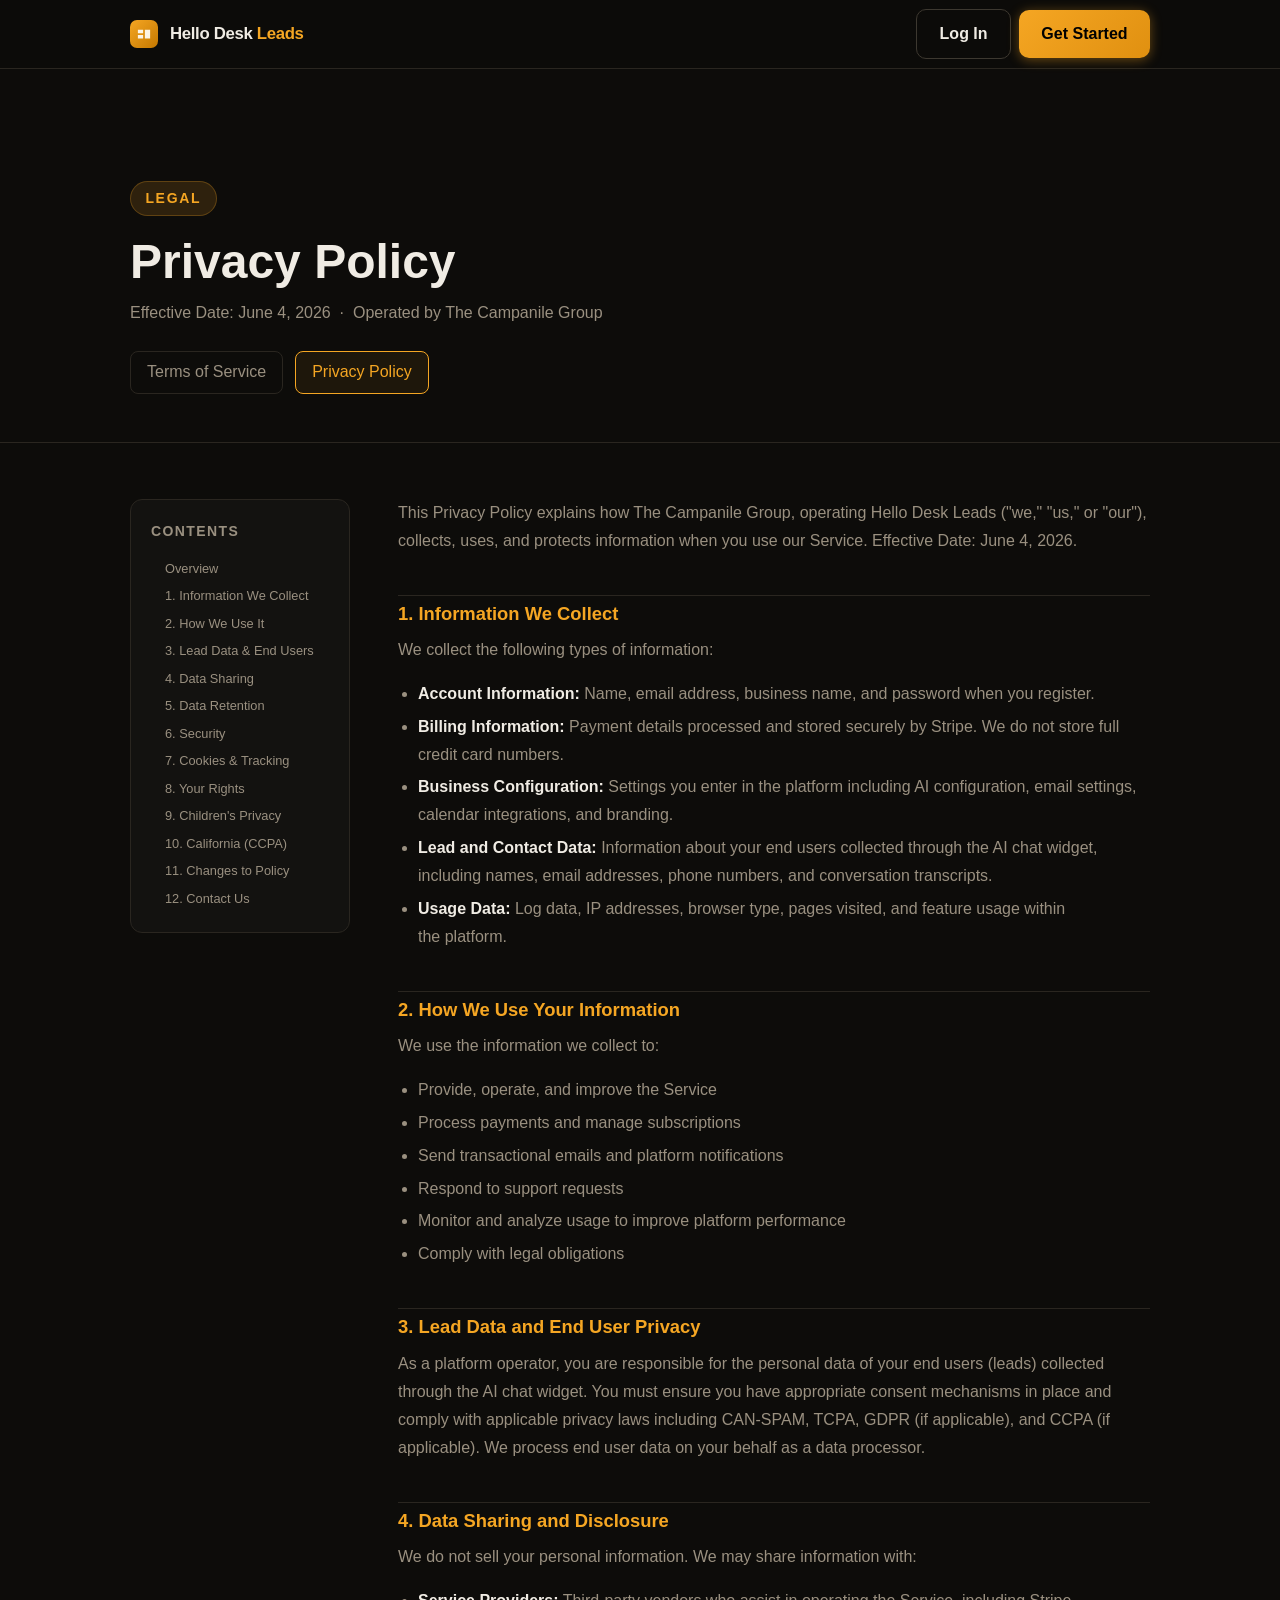
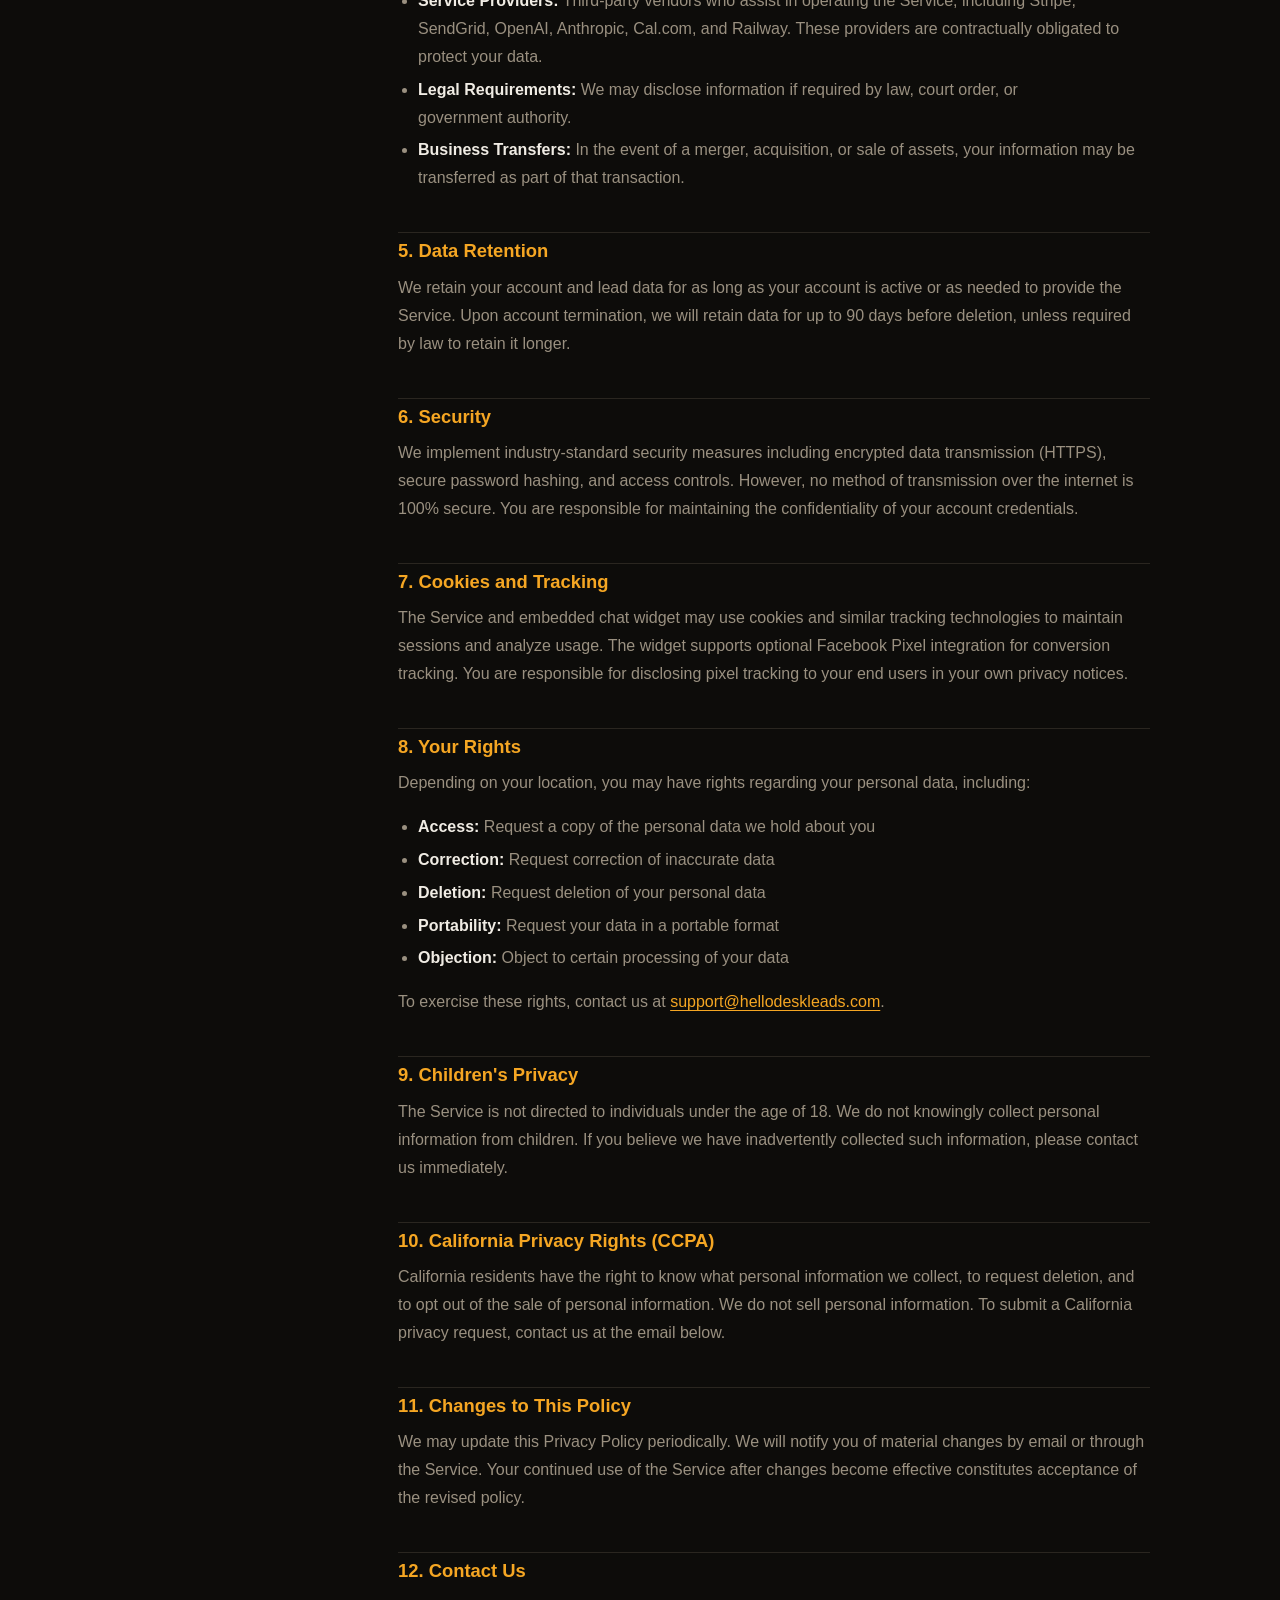
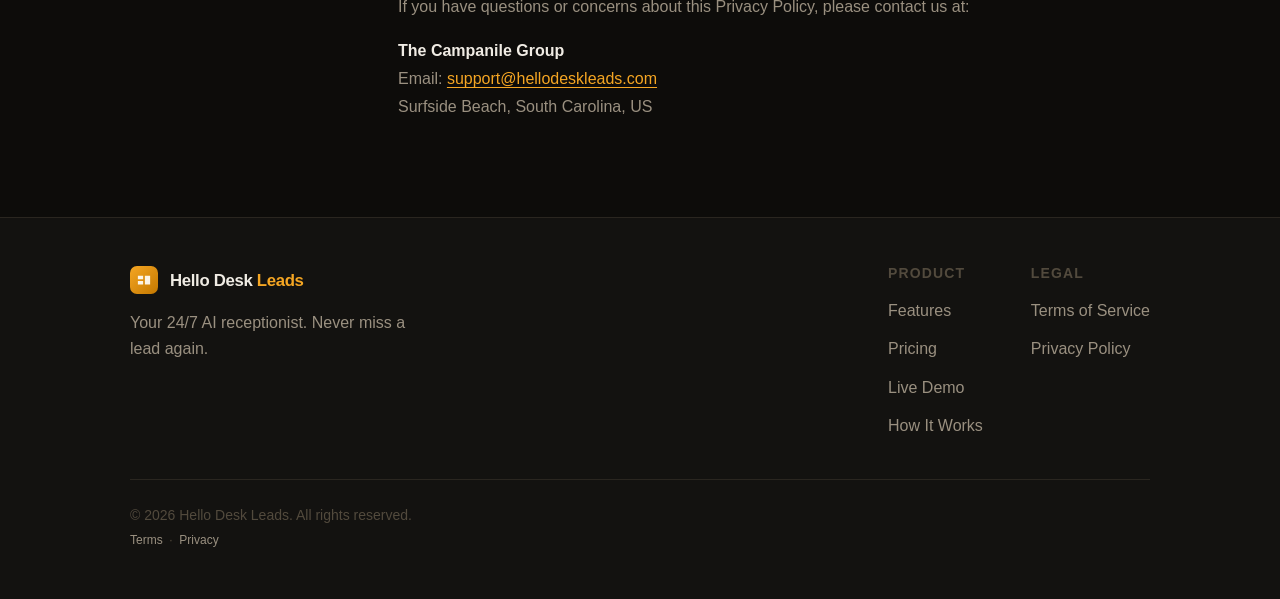
<file: privacy.html>
<!DOCTYPE html>
<html lang="en" data-theme="dark">
<head>
  <meta charset="UTF-8" />
  <meta name="viewport" content="width=device-width, initial-scale=1.0" />
  <title>Privacy Policy — Hello Desk Leads</title>
  <meta name="description" content="Privacy Policy for Hello Desk Leads, operated by The Campanile Group." />
  <link rel="preconnect" href="https://fonts.googleapis.com" />
  <link rel="preconnect" href="https://fonts.gstatic.com" crossorigin />
  <link href="https://api.fontshare.com/v2/css?f[]=cabinet-grotesk@400,500,700,800,900&f[]=satoshi@400,500,700&display=swap" rel="stylesheet" />
  <link rel="stylesheet" href="styles.css" />
  <style>
    .legal-hero {
      padding: 7rem 0 3rem;
      border-bottom: 1px solid var(--color-border);
    }
    .legal-hero-label {
      display: inline-block;
      font-size: var(--text-xs);
      font-weight: 700;
      letter-spacing: 0.12em;
      text-transform: uppercase;
      color: var(--color-primary);
      background: var(--color-primary-glow);
      border: 1px solid rgba(245,166,35,0.25);
      border-radius: 999px;
      padding: 0.3rem 0.9rem;
      margin-bottom: 1.25rem;
    }
    .legal-hero h1 {
      font-family: var(--font-display);
      font-size: clamp(2rem, 4vw, 3rem);
      font-weight: 800;
      color: var(--color-text);
      margin-bottom: 0.75rem;
    }
    .legal-meta {
      font-size: var(--text-sm);
      color: var(--color-text-muted);
      margin-top: 0.5rem;
    }
    .legal-body {
      padding: 3.5rem 0 5rem;
    }
    .legal-layout {
      display: grid;
      grid-template-columns: 220px 1fr;
      gap: 3rem;
      align-items: start;
    }
    @media (max-width: 768px) {
      .legal-layout { grid-template-columns: 1fr; }
      .legal-toc { display: none; }
    }
    .legal-toc {
      position: sticky;
      top: 5rem;
      background: var(--color-surface);
      border: 1px solid var(--color-border);
      border-radius: 12px;
      padding: 1.25rem;
    }
    .legal-toc-title {
      font-family: var(--font-display);
      font-size: var(--text-xs);
      font-weight: 700;
      letter-spacing: 0.1em;
      text-transform: uppercase;
      color: var(--color-text-muted);
      margin-bottom: 0.75rem;
    }
    .legal-toc a {
      display: block;
      font-size: 0.8rem;
      color: var(--color-text-muted);
      padding: 0.3rem 0;
      border-left: 2px solid transparent;
      padding-left: 0.75rem;
      transition: color 0.2s, border-color 0.2s;
      line-height: 1.4;
    }
    .legal-toc a:hover {
      color: var(--color-primary);
      border-left-color: var(--color-primary);
    }
    .legal-content h2 {
      font-family: var(--font-display);
      font-size: 1.15rem;
      font-weight: 700;
      color: var(--color-primary);
      margin: 2.5rem 0 0.75rem;
      padding-top: 0.5rem;
      border-top: 1px solid var(--color-border);
      scroll-margin-top: 6rem;
    }
    .legal-content h2:first-child {
      margin-top: 0;
      border-top: none;
    }
    .legal-content p {
      font-size: var(--text-sm);
      line-height: 1.75;
      color: var(--color-text-muted);
      margin-bottom: 1rem;
    }
    .legal-content ul {
      margin: 0.5rem 0 1rem 1.25rem;
      list-style: disc;
    }
    .legal-content li {
      font-size: var(--text-sm);
      line-height: 1.75;
      color: var(--color-text-muted);
      margin-bottom: 0.3rem;
    }
    .legal-content a {
      color: var(--color-primary);
      text-decoration: underline;
      text-underline-offset: 3px;
    }
    .legal-content strong {
      color: var(--color-text);
      font-weight: 600;
    }
    .legal-switch {
      display: flex;
      gap: 0.75rem;
      margin-top: 1.5rem;
    }
    .legal-switch a {
      font-size: var(--text-sm);
      color: var(--color-text-muted);
      border: 1px solid var(--color-border);
      border-radius: 8px;
      padding: 0.45rem 1rem;
      transition: color 0.2s, border-color 0.2s;
    }
    .legal-switch a:hover, .legal-switch a.active {
      color: var(--color-primary);
      border-color: var(--color-primary);
    }
    .legal-switch a.active {
      background: var(--color-primary-glow-sm);
    }
  </style>
</head>
<body>

  <!-- NAV -->
  <header class="site-header" id="site-header">
    <nav class="nav-container">
      <a href="/" class="nav-logo" aria-label="Hello Desk Leads home">
        <svg width="28" height="28" viewBox="0 0 32 32" fill="none" aria-hidden="true">
          <rect width="32" height="32" rx="8" fill="url(#logo-grad-nav-p)"/>
          <path d="M9 11h6v4H9v-4zm0 6h6v4H9v-4zm8-6h6v10h-6V11z" fill="white" opacity="0.9"/>
          <defs>
            <linearGradient id="logo-grad-nav-p" x1="0" y1="0" x2="32" y2="32" gradientUnits="userSpaceOnUse">
              <stop stop-color="#F5A623"/><stop offset="1" stop-color="#C47800"/>
            </linearGradient>
          </defs>
        </svg>
        <span class="nav-logo-text">Hello Desk <span class="accent">Leads</span></span>
      </a>
      <div class="nav-actions">
        <a href="https://hello-desk-leads-production.up.railway.app/#/login" class="btn btn-outline btn-sm" target="_blank" rel="noopener">Log In</a>
        <a href="/#get-started" class="btn btn-primary btn-sm">Get Started</a>
      </div>
    </nav>
  </header>

  <!-- HERO -->
  <section class="legal-hero">
    <div class="container">
      <div class="legal-hero-label">Legal</div>
      <h1>Privacy Policy</h1>
      <p class="legal-meta">Effective Date: June 4, 2026 &nbsp;·&nbsp; Operated by The Campanile Group</p>
      <div class="legal-switch">
        <a href="terms.html">Terms of Service</a>
        <a href="privacy.html" class="active">Privacy Policy</a>
      </div>
    </div>
  </section>

  <!-- BODY -->
  <section class="legal-body">
    <div class="container">
      <div class="legal-layout">

        <!-- TOC -->
        <aside class="legal-toc" aria-label="Table of contents">
          <div class="legal-toc-title">Contents</div>
          <a href="#intro">Overview</a>
          <a href="#collect">1. Information We Collect</a>
          <a href="#use">2. How We Use It</a>
          <a href="#lead-data">3. Lead Data &amp; End Users</a>
          <a href="#sharing">4. Data Sharing</a>
          <a href="#retention">5. Data Retention</a>
          <a href="#security">6. Security</a>
          <a href="#cookies">7. Cookies &amp; Tracking</a>
          <a href="#rights">8. Your Rights</a>
          <a href="#children">9. Children's Privacy</a>
          <a href="#ccpa">10. California (CCPA)</a>
          <a href="#changes">11. Changes to Policy</a>
          <a href="#contact">12. Contact Us</a>
        </aside>

        <!-- CONTENT -->
        <div class="legal-content">

          <p id="intro">This Privacy Policy explains how The Campanile Group, operating Hello Desk Leads ("we," "us," or "our"), collects, uses, and protects information when you use our Service. Effective Date: June 4, 2026.</p>

          <h2 id="collect">1. Information We Collect</h2>
          <p>We collect the following types of information:</p>
          <ul>
            <li><strong>Account Information:</strong> Name, email address, business name, and password when you register.</li>
            <li><strong>Billing Information:</strong> Payment details processed and stored securely by Stripe. We do not store full credit card numbers.</li>
            <li><strong>Business Configuration:</strong> Settings you enter in the platform including AI configuration, email settings, calendar integrations, and branding.</li>
            <li><strong>Lead and Contact Data:</strong> Information about your end users collected through the AI chat widget, including names, email addresses, phone numbers, and conversation transcripts.</li>
            <li><strong>Usage Data:</strong> Log data, IP addresses, browser type, pages visited, and feature usage within the platform.</li>
          </ul>

          <h2 id="use">2. How We Use Your Information</h2>
          <p>We use the information we collect to:</p>
          <ul>
            <li>Provide, operate, and improve the Service</li>
            <li>Process payments and manage subscriptions</li>
            <li>Send transactional emails and platform notifications</li>
            <li>Respond to support requests</li>
            <li>Monitor and analyze usage to improve platform performance</li>
            <li>Comply with legal obligations</li>
          </ul>

          <h2 id="lead-data">3. Lead Data and End User Privacy</h2>
          <p>As a platform operator, you are responsible for the personal data of your end users (leads) collected through the AI chat widget. You must ensure you have appropriate consent mechanisms in place and comply with applicable privacy laws including CAN-SPAM, TCPA, GDPR (if applicable), and CCPA (if applicable). We process end user data on your behalf as a data processor.</p>

          <h2 id="sharing">4. Data Sharing and Disclosure</h2>
          <p>We do not sell your personal information. We may share information with:</p>
          <ul>
            <li><strong>Service Providers:</strong> Third-party vendors who assist in operating the Service, including Stripe, SendGrid, OpenAI, Anthropic, Cal.com, and Railway. These providers are contractually obligated to protect your data.</li>
            <li><strong>Legal Requirements:</strong> We may disclose information if required by law, court order, or government authority.</li>
            <li><strong>Business Transfers:</strong> In the event of a merger, acquisition, or sale of assets, your information may be transferred as part of that transaction.</li>
          </ul>

          <h2 id="retention">5. Data Retention</h2>
          <p>We retain your account and lead data for as long as your account is active or as needed to provide the Service. Upon account termination, we will retain data for up to 90 days before deletion, unless required by law to retain it longer.</p>

          <h2 id="security">6. Security</h2>
          <p>We implement industry-standard security measures including encrypted data transmission (HTTPS), secure password hashing, and access controls. However, no method of transmission over the internet is 100% secure. You are responsible for maintaining the confidentiality of your account credentials.</p>

          <h2 id="cookies">7. Cookies and Tracking</h2>
          <p>The Service and embedded chat widget may use cookies and similar tracking technologies to maintain sessions and analyze usage. The widget supports optional Facebook Pixel integration for conversion tracking. You are responsible for disclosing pixel tracking to your end users in your own privacy notices.</p>

          <h2 id="rights">8. Your Rights</h2>
          <p>Depending on your location, you may have rights regarding your personal data, including:</p>
          <ul>
            <li><strong>Access:</strong> Request a copy of the personal data we hold about you</li>
            <li><strong>Correction:</strong> Request correction of inaccurate data</li>
            <li><strong>Deletion:</strong> Request deletion of your personal data</li>
            <li><strong>Portability:</strong> Request your data in a portable format</li>
            <li><strong>Objection:</strong> Object to certain processing of your data</li>
          </ul>
          <p>To exercise these rights, contact us at <a href="mailto:support@hellodeskleads.com">support@hellodeskleads.com</a>.</p>

          <h2 id="children">9. Children's Privacy</h2>
          <p>The Service is not directed to individuals under the age of 18. We do not knowingly collect personal information from children. If you believe we have inadvertently collected such information, please contact us immediately.</p>

          <h2 id="ccpa">10. California Privacy Rights (CCPA)</h2>
          <p>California residents have the right to know what personal information we collect, to request deletion, and to opt out of the sale of personal information. We do not sell personal information. To submit a California privacy request, contact us at the email below.</p>

          <h2 id="changes">11. Changes to This Policy</h2>
          <p>We may update this Privacy Policy periodically. We will notify you of material changes by email or through the Service. Your continued use of the Service after changes become effective constitutes acceptance of the revised policy.</p>

          <h2 id="contact">12. Contact Us</h2>
          <p>If you have questions or concerns about this Privacy Policy, please contact us at:</p>
          <p>
            <strong>The Campanile Group</strong><br/>
            Email: <a href="mailto:support@hellodeskleads.com">support@hellodeskleads.com</a><br/>
            Surfside Beach, South Carolina, US
          </p>

        </div>
      </div>
    </div>
  </section>

  <!-- FOOTER -->
  <footer class="site-footer" role="contentinfo">
    <div class="container">
      <div class="footer-top">
        <div class="footer-brand">
          <a href="/" class="nav-logo" aria-label="Hello Desk Leads">
            <svg width="28" height="28" viewBox="0 0 32 32" fill="none" aria-hidden="true">
              <rect width="32" height="32" rx="8" fill="url(#logo-grad-footer-p)"/>
              <path d="M9 11h6v4H9v-4zm0 6h6v4H9v-4zm8-6h6v10h-6V11z" fill="white" opacity="0.9"/>
              <defs>
                <linearGradient id="logo-grad-footer-p" x1="0" y1="0" x2="32" y2="32" gradientUnits="userSpaceOnUse">
                  <stop stop-color="#F5A623"/><stop offset="1" stop-color="#C47800"/>
                </linearGradient>
              </defs>
            </svg>
            <span class="nav-logo-text">Hello Desk <span class="accent">Leads</span></span>
          </a>
          <p class="footer-tagline">Your 24/7 AI receptionist. Never miss a lead again.</p>
        </div>
        <nav class="footer-links" aria-label="Footer navigation">
          <div class="footer-col">
            <h4 class="footer-col-title">Product</h4>
            <a href="/#features">Features</a>
            <a href="/#pricing">Pricing</a>
            <a href="/#demo">Live Demo</a>
            <a href="/#how-it-works">How It Works</a>
          </div>
          <div class="footer-col">
            <h4 class="footer-col-title">Legal</h4>
            <a href="terms.html">Terms of Service</a>
            <a href="privacy.html">Privacy Policy</a>
          </div>
        </nav>
      </div>
      <div class="footer-bottom">
        <p>&copy; 2026 Hello Desk Leads. All rights reserved.</p>
        <p style="margin-top:0.25rem; font-size:0.75rem; color:var(--color-text-faint);">
          <a href="terms.html" style="color:var(--color-text-muted);">Terms</a> &nbsp;·&nbsp;
          <a href="privacy.html" style="color:var(--color-text-muted);">Privacy</a>
        </p>
      </div>
    </div>
  </footer>

</body>
</html>
</file>
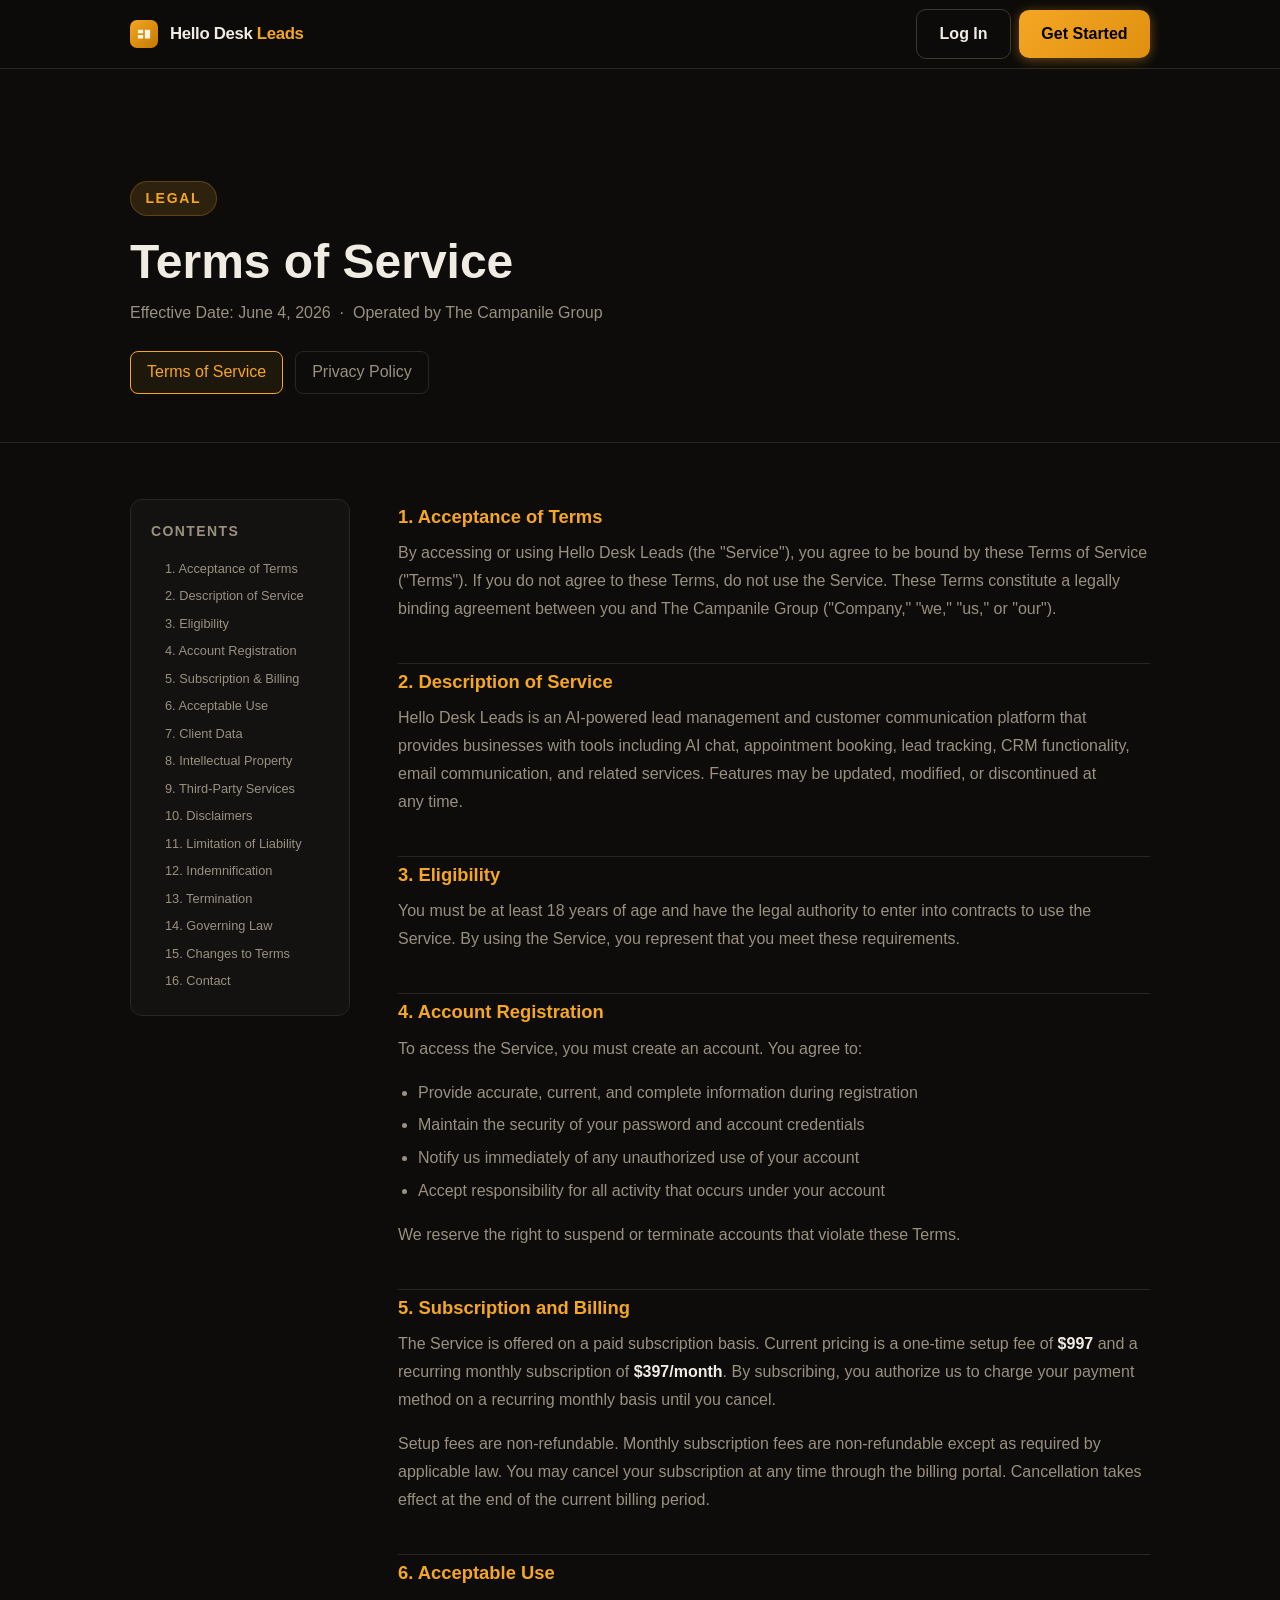
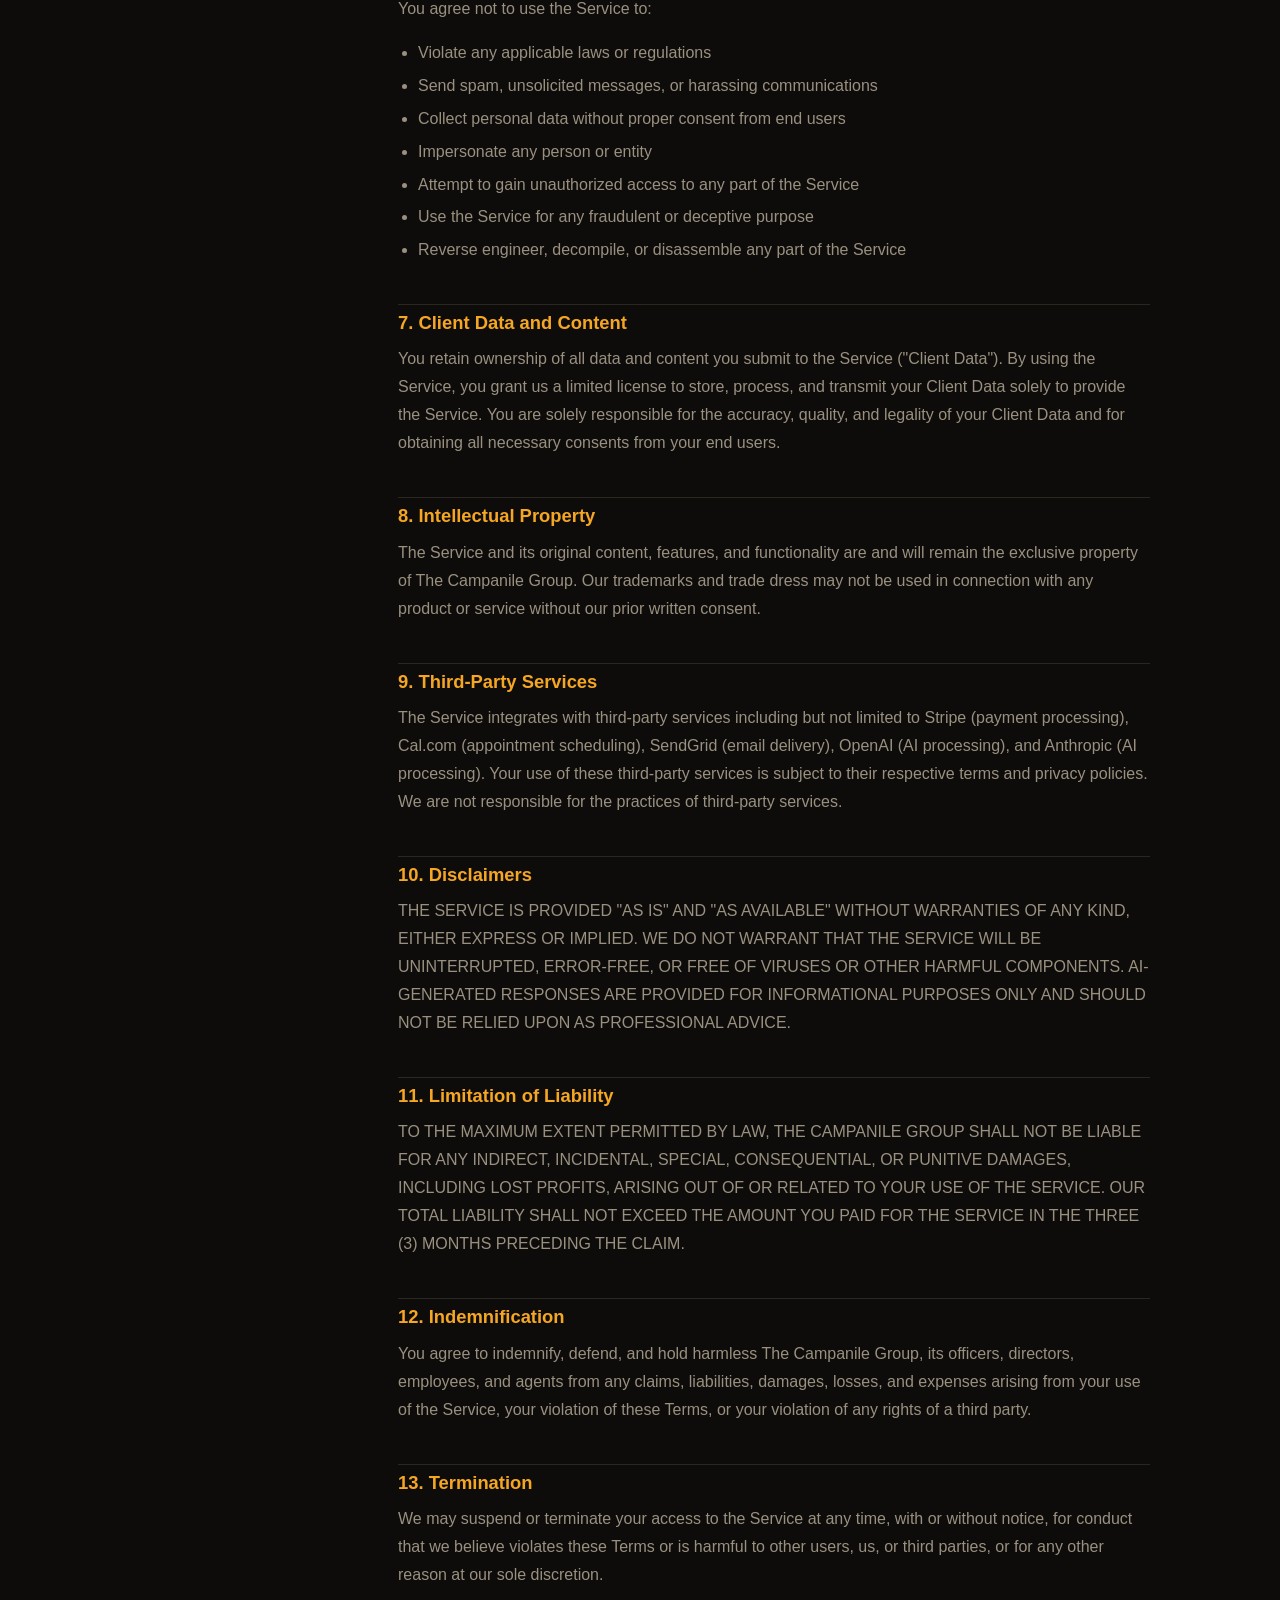
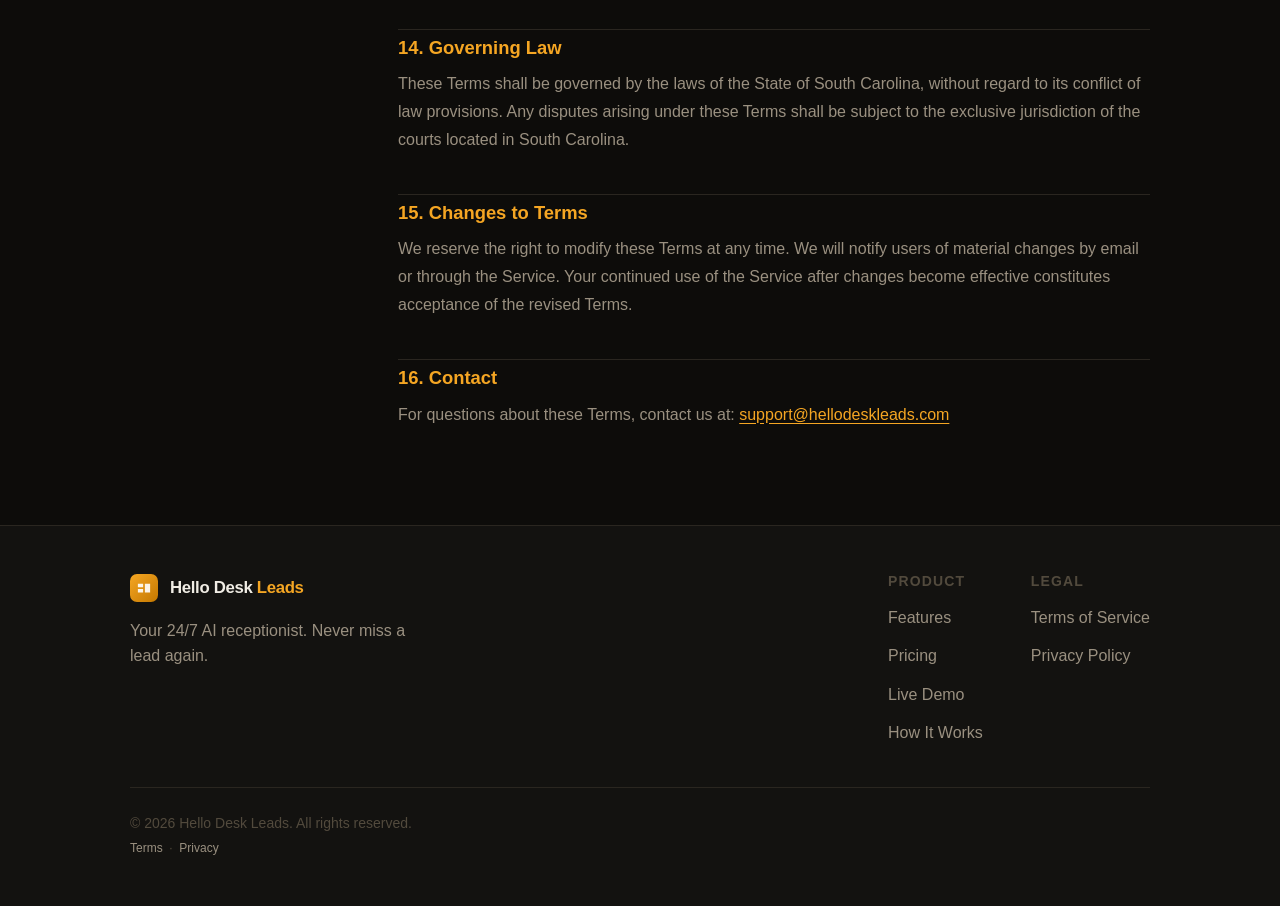
<file: terms.html>
<!DOCTYPE html>
<html lang="en" data-theme="dark">
<head>
  <meta charset="UTF-8" />
  <meta name="viewport" content="width=device-width, initial-scale=1.0" />
  <title>Terms of Service — Hello Desk Leads</title>
  <meta name="description" content="Terms of Service for Hello Desk Leads, operated by The Campanile Group." />
  <link rel="preconnect" href="https://fonts.googleapis.com" />
  <link rel="preconnect" href="https://fonts.gstatic.com" crossorigin />
  <link href="https://api.fontshare.com/v2/css?f[]=cabinet-grotesk@400,500,700,800,900&f[]=satoshi@400,500,700&display=swap" rel="stylesheet" />
  <link rel="stylesheet" href="styles.css" />
  <style>
    .legal-hero {
      padding: 7rem 0 3rem;
      border-bottom: 1px solid var(--color-border);
    }
    .legal-hero-label {
      display: inline-block;
      font-size: var(--text-xs);
      font-weight: 700;
      letter-spacing: 0.12em;
      text-transform: uppercase;
      color: var(--color-primary);
      background: var(--color-primary-glow);
      border: 1px solid rgba(245,166,35,0.25);
      border-radius: 999px;
      padding: 0.3rem 0.9rem;
      margin-bottom: 1.25rem;
    }
    .legal-hero h1 {
      font-family: var(--font-display);
      font-size: clamp(2rem, 4vw, 3rem);
      font-weight: 800;
      color: var(--color-text);
      margin-bottom: 0.75rem;
    }
    .legal-meta {
      font-size: var(--text-sm);
      color: var(--color-text-muted);
      margin-top: 0.5rem;
    }
    .legal-body {
      padding: 3.5rem 0 5rem;
    }
    .legal-layout {
      display: grid;
      grid-template-columns: 220px 1fr;
      gap: 3rem;
      align-items: start;
    }
    @media (max-width: 768px) {
      .legal-layout { grid-template-columns: 1fr; }
      .legal-toc { display: none; }
    }
    .legal-toc {
      position: sticky;
      top: 5rem;
      background: var(--color-surface);
      border: 1px solid var(--color-border);
      border-radius: 12px;
      padding: 1.25rem;
    }
    .legal-toc-title {
      font-family: var(--font-display);
      font-size: var(--text-xs);
      font-weight: 700;
      letter-spacing: 0.1em;
      text-transform: uppercase;
      color: var(--color-text-muted);
      margin-bottom: 0.75rem;
    }
    .legal-toc a {
      display: block;
      font-size: 0.8rem;
      color: var(--color-text-muted);
      padding: 0.3rem 0;
      border-left: 2px solid transparent;
      padding-left: 0.75rem;
      transition: color 0.2s, border-color 0.2s;
      line-height: 1.4;
    }
    .legal-toc a:hover {
      color: var(--color-primary);
      border-left-color: var(--color-primary);
    }
    .legal-content h2 {
      font-family: var(--font-display);
      font-size: 1.15rem;
      font-weight: 700;
      color: var(--color-primary);
      margin: 2.5rem 0 0.75rem;
      padding-top: 0.5rem;
      border-top: 1px solid var(--color-border);
      scroll-margin-top: 6rem;
    }
    .legal-content h2:first-child {
      margin-top: 0;
      border-top: none;
    }
    .legal-content p {
      font-size: var(--text-sm);
      line-height: 1.75;
      color: var(--color-text-muted);
      margin-bottom: 1rem;
    }
    .legal-content ul {
      margin: 0.5rem 0 1rem 1.25rem;
      list-style: disc;
    }
    .legal-content li {
      font-size: var(--text-sm);
      line-height: 1.75;
      color: var(--color-text-muted);
      margin-bottom: 0.3rem;
    }
    .legal-content a {
      color: var(--color-primary);
      text-decoration: underline;
      text-underline-offset: 3px;
    }
    .legal-content strong {
      color: var(--color-text);
      font-weight: 600;
    }
    .legal-switch {
      display: flex;
      gap: 0.75rem;
      margin-top: 1.5rem;
    }
    .legal-switch a {
      font-size: var(--text-sm);
      color: var(--color-text-muted);
      border: 1px solid var(--color-border);
      border-radius: 8px;
      padding: 0.45rem 1rem;
      transition: color 0.2s, border-color 0.2s;
    }
    .legal-switch a:hover, .legal-switch a.active {
      color: var(--color-primary);
      border-color: var(--color-primary);
    }
    .legal-switch a.active {
      background: var(--color-primary-glow-sm);
    }
  </style>
</head>
<body>

  <!-- NAV -->
  <header class="site-header" id="site-header">
    <nav class="nav-container">
      <a href="/" class="nav-logo" aria-label="Hello Desk Leads home">
        <svg width="28" height="28" viewBox="0 0 32 32" fill="none" aria-hidden="true">
          <rect width="32" height="32" rx="8" fill="url(#logo-grad-nav-t)"/>
          <path d="M9 11h6v4H9v-4zm0 6h6v4H9v-4zm8-6h6v10h-6V11z" fill="white" opacity="0.9"/>
          <defs>
            <linearGradient id="logo-grad-nav-t" x1="0" y1="0" x2="32" y2="32" gradientUnits="userSpaceOnUse">
              <stop stop-color="#F5A623"/><stop offset="1" stop-color="#C47800"/>
            </linearGradient>
          </defs>
        </svg>
        <span class="nav-logo-text">Hello Desk <span class="accent">Leads</span></span>
      </a>
      <div class="nav-actions">
        <a href="https://hello-desk-leads-production.up.railway.app/#/login" class="btn btn-outline btn-sm" target="_blank" rel="noopener">Log In</a>
        <a href="/#get-started" class="btn btn-primary btn-sm">Get Started</a>
      </div>
    </nav>
  </header>

  <!-- HERO -->
  <section class="legal-hero">
    <div class="container">
      <div class="legal-hero-label">Legal</div>
      <h1>Terms of Service</h1>
      <p class="legal-meta">Effective Date: June 4, 2026 &nbsp;·&nbsp; Operated by The Campanile Group</p>
      <div class="legal-switch">
        <a href="terms.html" class="active">Terms of Service</a>
        <a href="privacy.html">Privacy Policy</a>
      </div>
    </div>
  </section>

  <!-- BODY -->
  <section class="legal-body">
    <div class="container">
      <div class="legal-layout">

        <!-- TOC -->
        <aside class="legal-toc" aria-label="Table of contents">
          <div class="legal-toc-title">Contents</div>
          <a href="#acceptance">1. Acceptance of Terms</a>
          <a href="#description">2. Description of Service</a>
          <a href="#eligibility">3. Eligibility</a>
          <a href="#registration">4. Account Registration</a>
          <a href="#billing">5. Subscription &amp; Billing</a>
          <a href="#acceptable-use">6. Acceptable Use</a>
          <a href="#client-data">7. Client Data</a>
          <a href="#ip">8. Intellectual Property</a>
          <a href="#third-party">9. Third-Party Services</a>
          <a href="#disclaimers">10. Disclaimers</a>
          <a href="#liability">11. Limitation of Liability</a>
          <a href="#indemnification">12. Indemnification</a>
          <a href="#termination">13. Termination</a>
          <a href="#governing-law">14. Governing Law</a>
          <a href="#changes">15. Changes to Terms</a>
          <a href="#contact">16. Contact</a>
        </aside>

        <!-- CONTENT -->
        <div class="legal-content">

          <h2 id="acceptance">1. Acceptance of Terms</h2>
          <p>By accessing or using Hello Desk Leads (the "Service"), you agree to be bound by these Terms of Service ("Terms"). If you do not agree to these Terms, do not use the Service. These Terms constitute a legally binding agreement between you and The Campanile Group ("Company," "we," "us," or "our").</p>

          <h2 id="description">2. Description of Service</h2>
          <p>Hello Desk Leads is an AI-powered lead management and customer communication platform that provides businesses with tools including AI chat, appointment booking, lead tracking, CRM functionality, email communication, and related services. Features may be updated, modified, or discontinued at any time.</p>

          <h2 id="eligibility">3. Eligibility</h2>
          <p>You must be at least 18 years of age and have the legal authority to enter into contracts to use the Service. By using the Service, you represent that you meet these requirements.</p>

          <h2 id="registration">4. Account Registration</h2>
          <p>To access the Service, you must create an account. You agree to:</p>
          <ul>
            <li>Provide accurate, current, and complete information during registration</li>
            <li>Maintain the security of your password and account credentials</li>
            <li>Notify us immediately of any unauthorized use of your account</li>
            <li>Accept responsibility for all activity that occurs under your account</li>
          </ul>
          <p>We reserve the right to suspend or terminate accounts that violate these Terms.</p>

          <h2 id="billing">5. Subscription and Billing</h2>
          <p>The Service is offered on a paid subscription basis. Current pricing is a one-time setup fee of <strong>$997</strong> and a recurring monthly subscription of <strong>$397/month</strong>. By subscribing, you authorize us to charge your payment method on a recurring monthly basis until you cancel.</p>
          <p>Setup fees are non-refundable. Monthly subscription fees are non-refundable except as required by applicable law. You may cancel your subscription at any time through the billing portal. Cancellation takes effect at the end of the current billing period.</p>

          <h2 id="acceptable-use">6. Acceptable Use</h2>
          <p>You agree not to use the Service to:</p>
          <ul>
            <li>Violate any applicable laws or regulations</li>
            <li>Send spam, unsolicited messages, or harassing communications</li>
            <li>Collect personal data without proper consent from end users</li>
            <li>Impersonate any person or entity</li>
            <li>Attempt to gain unauthorized access to any part of the Service</li>
            <li>Use the Service for any fraudulent or deceptive purpose</li>
            <li>Reverse engineer, decompile, or disassemble any part of the Service</li>
          </ul>

          <h2 id="client-data">7. Client Data and Content</h2>
          <p>You retain ownership of all data and content you submit to the Service ("Client Data"). By using the Service, you grant us a limited license to store, process, and transmit your Client Data solely to provide the Service. You are solely responsible for the accuracy, quality, and legality of your Client Data and for obtaining all necessary consents from your end users.</p>

          <h2 id="ip">8. Intellectual Property</h2>
          <p>The Service and its original content, features, and functionality are and will remain the exclusive property of The Campanile Group. Our trademarks and trade dress may not be used in connection with any product or service without our prior written consent.</p>

          <h2 id="third-party">9. Third-Party Services</h2>
          <p>The Service integrates with third-party services including but not limited to Stripe (payment processing), Cal.com (appointment scheduling), SendGrid (email delivery), OpenAI (AI processing), and Anthropic (AI processing). Your use of these third-party services is subject to their respective terms and privacy policies. We are not responsible for the practices of third-party services.</p>

          <h2 id="disclaimers">10. Disclaimers</h2>
          <p>THE SERVICE IS PROVIDED "AS IS" AND "AS AVAILABLE" WITHOUT WARRANTIES OF ANY KIND, EITHER EXPRESS OR IMPLIED. WE DO NOT WARRANT THAT THE SERVICE WILL BE UNINTERRUPTED, ERROR-FREE, OR FREE OF VIRUSES OR OTHER HARMFUL COMPONENTS. AI-GENERATED RESPONSES ARE PROVIDED FOR INFORMATIONAL PURPOSES ONLY AND SHOULD NOT BE RELIED UPON AS PROFESSIONAL ADVICE.</p>

          <h2 id="liability">11. Limitation of Liability</h2>
          <p>TO THE MAXIMUM EXTENT PERMITTED BY LAW, THE CAMPANILE GROUP SHALL NOT BE LIABLE FOR ANY INDIRECT, INCIDENTAL, SPECIAL, CONSEQUENTIAL, OR PUNITIVE DAMAGES, INCLUDING LOST PROFITS, ARISING OUT OF OR RELATED TO YOUR USE OF THE SERVICE. OUR TOTAL LIABILITY SHALL NOT EXCEED THE AMOUNT YOU PAID FOR THE SERVICE IN THE THREE (3) MONTHS PRECEDING THE CLAIM.</p>

          <h2 id="indemnification">12. Indemnification</h2>
          <p>You agree to indemnify, defend, and hold harmless The Campanile Group, its officers, directors, employees, and agents from any claims, liabilities, damages, losses, and expenses arising from your use of the Service, your violation of these Terms, or your violation of any rights of a third party.</p>

          <h2 id="termination">13. Termination</h2>
          <p>We may suspend or terminate your access to the Service at any time, with or without notice, for conduct that we believe violates these Terms or is harmful to other users, us, or third parties, or for any other reason at our sole discretion.</p>

          <h2 id="governing-law">14. Governing Law</h2>
          <p>These Terms shall be governed by the laws of the State of South Carolina, without regard to its conflict of law provisions. Any disputes arising under these Terms shall be subject to the exclusive jurisdiction of the courts located in South Carolina.</p>

          <h2 id="changes">15. Changes to Terms</h2>
          <p>We reserve the right to modify these Terms at any time. We will notify users of material changes by email or through the Service. Your continued use of the Service after changes become effective constitutes acceptance of the revised Terms.</p>

          <h2 id="contact">16. Contact</h2>
          <p>For questions about these Terms, contact us at: <a href="mailto:support@hellodeskleads.com">support@hellodeskleads.com</a></p>

        </div>
      </div>
    </div>
  </section>

  <!-- FOOTER -->
  <footer class="site-footer" role="contentinfo">
    <div class="container">
      <div class="footer-top">
        <div class="footer-brand">
          <a href="/" class="nav-logo" aria-label="Hello Desk Leads">
            <svg width="28" height="28" viewBox="0 0 32 32" fill="none" aria-hidden="true">
              <rect width="32" height="32" rx="8" fill="url(#logo-grad-footer-t)"/>
              <path d="M9 11h6v4H9v-4zm0 6h6v4H9v-4zm8-6h6v10h-6V11z" fill="white" opacity="0.9"/>
              <defs>
                <linearGradient id="logo-grad-footer-t" x1="0" y1="0" x2="32" y2="32" gradientUnits="userSpaceOnUse">
                  <stop stop-color="#F5A623"/><stop offset="1" stop-color="#C47800"/>
                </linearGradient>
              </defs>
            </svg>
            <span class="nav-logo-text">Hello Desk <span class="accent">Leads</span></span>
          </a>
          <p class="footer-tagline">Your 24/7 AI receptionist. Never miss a lead again.</p>
        </div>
        <nav class="footer-links" aria-label="Footer navigation">
          <div class="footer-col">
            <h4 class="footer-col-title">Product</h4>
            <a href="/#features">Features</a>
            <a href="/#pricing">Pricing</a>
            <a href="/#demo">Live Demo</a>
            <a href="/#how-it-works">How It Works</a>
          </div>
          <div class="footer-col">
            <h4 class="footer-col-title">Legal</h4>
            <a href="terms.html">Terms of Service</a>
            <a href="privacy.html">Privacy Policy</a>
          </div>
        </nav>
      </div>
      <div class="footer-bottom">
        <p>&copy; 2026 Hello Desk Leads. All rights reserved.</p>
        <p style="margin-top:0.25rem; font-size:0.75rem; color:var(--color-text-faint);">
          <a href="terms.html" style="color:var(--color-text-muted);">Terms</a> &nbsp;·&nbsp;
          <a href="privacy.html" style="color:var(--color-text-muted);">Privacy</a>
        </p>
      </div>
    </div>
  </footer>

</body>
</html>
</file>
<file: styles.css>
/* ─────────────────────────────────────────────────────────────────────────────
   Hello Desk Leads — Marketing Site Styles
   Art direction: Rich Black + Warm Amber/Gold. Premium, warm, distinctive.
   Fonts: Cabinet Grotesk (display) + Satoshi (body)
───────────────────────────────────────────────────────────────────────────── */

/* ── Design Tokens ────────────────────────────────────────────────────────── */
:root {
  /* Type scale */
  --text-xs:   clamp(0.75rem,  0.7rem  + 0.25vw, 0.875rem);
  --text-sm:   clamp(0.875rem, 0.8rem  + 0.35vw, 1rem);
  --text-base: clamp(1rem,     0.95rem + 0.25vw, 1.125rem);
  --text-lg:   clamp(1.125rem, 1rem    + 0.75vw, 1.5rem);
  --text-xl:   clamp(1.5rem,   1.2rem  + 1.25vw, 2.25rem);
  --text-2xl:  clamp(2rem,     1.2rem  + 2.5vw,  3.5rem);
  --text-3xl:  clamp(2.5rem,   1rem    + 4vw,    5rem);

  /* Spacing */
  --space-1: 0.25rem;
  --space-2: 0.5rem;
  --space-3: 0.75rem;
  --space-4: 1rem;
  --space-5: 1.25rem;
  --space-6: 1.5rem;
  --space-8: 2rem;
  --space-10: 2.5rem;
  --space-12: 3rem;
  --space-16: 4rem;
  --space-20: 5rem;
  --space-24: 6rem;

  /* Brand Palette — Rich Black + Warm Gold */
  --color-bg:           #0d0c0a;
  --color-surface:      #131210;
  --color-surface-2:    #1a1814;
  --color-surface-3:    #221f1a;
  --color-border:       #2a2620;
  --color-border-light: #3d3830;

  --color-text:         #f0ece4;
  --color-text-muted:   #9a9080;
  --color-text-faint:   #524a3d;

  /* Amber / Gold accent */
  --color-primary:          #F5A623;
  --color-primary-dark:     #E09010;
  --color-primary-darker:   #C47800;
  --color-primary-glow:     rgba(245, 166, 35, 0.14);
  --color-primary-glow-sm:  rgba(245, 166, 35, 0.07);

  /* Radii */
  --radius-sm:   0.375rem;
  --radius-md:   0.625rem;
  --radius-lg:   1rem;
  --radius-xl:   1.5rem;
  --radius-full: 9999px;

  /* Shadows */
  --shadow-sm:  0 1px 3px rgba(0,0,0,0.5);
  --shadow-md:  0 4px 16px rgba(0,0,0,0.6);
  --shadow-lg:  0 12px 40px rgba(0,0,0,0.7);
  --shadow-glow: 0 0 40px rgba(245,166,35,0.2);

  /* Fonts */
  --font-display: 'Cabinet Grotesk', 'Helvetica Neue', sans-serif;
  --font-body:    'Satoshi', 'Inter', sans-serif;

  /* Content widths */
  --content-default: 1100px;
  --content-narrow:  720px;

  --transition: 200ms cubic-bezier(0.16, 1, 0.3, 1);
}

/* ── Reset ────────────────────────────────────────────────────────────────── */
*, *::before, *::after { box-sizing: border-box; margin: 0; padding: 0; }
html {
  scroll-behavior: smooth;
  scroll-padding-top: 80px;
  -webkit-font-smoothing: antialiased;
  text-size-adjust: none;
}
body {
  font-family: var(--font-body);
  font-size: var(--text-base);
  color: var(--color-text);
  background-color: var(--color-bg);
  line-height: 1.65;
  min-height: 100dvh;
  overflow-x: hidden;
}
img, svg { display: block; max-width: 100%; }
ul { list-style: none; }
a { color: inherit; text-decoration: none; }
button { cursor: pointer; border: none; background: none; font: inherit; color: inherit; }
input, select, textarea { font: inherit; color: inherit; }
h1, h2, h3, h4 { font-family: var(--font-display); text-wrap: balance; line-height: 1.1; }
p, li { text-wrap: pretty; }

/* ── Layout Helpers ──────────────────────────────────────────────────────── */
.container {
  max-width: var(--content-default);
  margin-inline: auto;
  padding-inline: clamp(var(--space-5), 5vw, var(--space-10));
}
.section {
  padding-block: clamp(var(--space-16), 8vw, var(--space-24));
}
.section-alt {
  background: var(--color-surface);
  border-top: 1px solid var(--color-border);
  border-bottom: 1px solid var(--color-border);
}

/* ── Buttons ─────────────────────────────────────────────────────────────── */
.btn {
  display: inline-flex;
  align-items: center;
  gap: var(--space-2);
  padding: 0.65rem 1.4rem;
  border-radius: var(--radius-md);
  font-size: var(--text-sm);
  font-weight: 600;
  font-family: var(--font-display);
  transition: all var(--transition);
  white-space: nowrap;
}
.btn-primary {
  background: linear-gradient(135deg, var(--color-primary), var(--color-primary-dark));
  color: #000;
  box-shadow: 0 2px 12px rgba(245,166,35,0.40);
}
.btn-primary:hover {
  background: linear-gradient(135deg, #FFB74D, var(--color-primary));
  box-shadow: 0 4px 20px rgba(245,166,35,0.55);
  transform: translateY(-1px);
}
.btn-outline {
  border: 1.5px solid var(--color-border-light);
  color: var(--color-text);
  background: transparent;
}
.btn-outline:hover {
  border-color: var(--color-primary);
  color: var(--color-primary);
  background: var(--color-primary-glow-sm);
}
.btn-ghost {
  color: var(--color-text-muted);
  background: transparent;
}
.btn-ghost:hover { color: var(--color-text); }
.btn-white {
  background: #fff;
  color: #0a0d12;
  font-weight: 700;
}
.btn-white:hover {
  background: #FFF8E1;
  transform: translateY(-1px);
  box-shadow: 0 8px 24px rgba(0,0,0,0.3);
}
.btn-lg { padding: 0.85rem 2rem; font-size: var(--text-base); }
.btn-full { width: 100%; justify-content: center; }

/* ── Utility ──────────────────────────────────────────────────────────────── */
.accent { color: var(--color-primary); }
.gradient-text {
  background: linear-gradient(135deg, var(--color-primary) 0%, #FFCC80 50%, #FFE0B2 100%);
  -webkit-background-clip: text;
  -webkit-text-fill-color: transparent;
  background-clip: text;
}

/* ── Header / Nav ────────────────────────────────────────────────────────── */
.site-header {
  position: sticky;
  top: 0;
  z-index: 100;
  background: rgba(13,12,10,0.88);
  backdrop-filter: blur(16px);
  border-bottom: 1px solid var(--color-border);
  transition: border-color var(--transition), background var(--transition);
}
.nav-container {
  max-width: var(--content-default);
  margin-inline: auto;
  padding-inline: clamp(var(--space-5), 5vw, var(--space-10));
  height: 68px;
  display: flex;
  align-items: center;
  gap: var(--space-6);
}
.nav-logo {
  display: flex;
  align-items: center;
  gap: var(--space-3);
  flex-shrink: 0;
}
.nav-logo-text {
  font-family: var(--font-display);
  font-weight: 800;
  font-size: 1.05rem;
  color: var(--color-text);
  letter-spacing: -0.02em;
}
.nav-links {
  display: flex;
  align-items: center;
  gap: var(--space-1);
  margin-left: var(--space-4);
  flex: 1;
}
.nav-link {
  font-size: var(--text-sm);
  color: var(--color-text-muted);
  padding: var(--space-2) var(--space-3);
  border-radius: var(--radius-sm);
  transition: color var(--transition), background var(--transition);
}
.nav-link:hover { color: var(--color-text); background: var(--color-surface-2); }
.nav-actions { display: flex; align-items: center; gap: var(--space-2); margin-left: auto; }
.nav-mobile-toggle {
  display: none;
  flex-direction: column;
  gap: 5px;
  padding: var(--space-2);
  margin-left: auto;
}
.nav-mobile-toggle span {
  display: block;
  width: 22px;
  height: 2px;
  background: var(--color-text-muted);
  border-radius: 2px;
  transition: all var(--transition);
}
.nav-mobile-menu {
  display: none;
  flex-direction: column;
  gap: var(--space-1);
  padding: var(--space-4) clamp(var(--space-5), 5vw, var(--space-10));
  border-top: 1px solid var(--color-border);
  background: var(--color-surface);
}
.nav-mobile-menu.open { display: flex; }
.mobile-nav-link {
  font-size: var(--text-base);
  color: var(--color-text-muted);
  padding: var(--space-3) 0;
  border-bottom: 1px solid var(--color-border);
}
.mobile-nav-link:hover { color: var(--color-primary); }
.mobile-cta { margin-top: var(--space-3); }

/* ── Hero ───────────────────────────────────────────────────────────────────── */
.hero {
  position: relative;
  min-height: 100svh;
  display: grid;
  align-items: center;
  padding-block: clamp(var(--space-20), 10vw, var(--space-24));
  overflow: hidden;
}
.hero-bg {
  position: absolute;
  inset: 0;
  pointer-events: none;
  z-index: 0;
}
.hero-glow {
  position: absolute;
  border-radius: 50%;
  filter: blur(80px);
  opacity: 0.4;
}
.hero-glow.glow-1 {
  width: 600px;
  height: 600px;
  top: -100px;
  left: -100px;
  background: radial-gradient(circle, rgba(245,166,35,0.22) 0%, transparent 70%);
}
.hero-glow.glow-2 {
  width: 500px;
  height: 500px;
  bottom: -150px;
  right: -50px;
  background: radial-gradient(circle, rgba(230,140,20,0.12) 0%, transparent 70%);
}
.hero-grid {
  position: absolute;
  inset: 0;
  background-image:
    linear-gradient(rgba(42,38,32,0.4) 1px, transparent 1px),
    linear-gradient(90deg, rgba(42,38,32,0.4) 1px, transparent 1px);
  background-size: 60px 60px;
  mask-image: radial-gradient(ellipse 80% 70% at 50% 20%, black 30%, transparent 100%);
}
.hero-container {
  position: relative;
  z-index: 1;
  display: grid;
  grid-template-columns: 1fr auto;
  grid-template-rows: auto auto auto auto;
  column-gap: var(--space-10);
  align-items: start;
}
.hero-badge {
  grid-column: 1;
  display: inline-flex;
  align-items: center;
  gap: var(--space-2);
  font-size: var(--text-xs);
  font-weight: 600;
  color: var(--color-primary);
  background: rgba(245,166,35,0.07);
  border: 1px solid rgba(245,166,35,0.18);
  padding: var(--space-2) var(--space-4);
  border-radius: var(--radius-full);
  margin-bottom: var(--space-6);
  width: fit-content;
  letter-spacing: 0.04em;
  text-transform: uppercase;
  white-space: nowrap;
  flex-wrap: nowrap;
  max-width: 100%;
  overflow: hidden;
}
.badge-dot {
  width: 7px;
  height: 7px;
  border-radius: 50%;
  background: var(--color-primary);
  animation: pulse-dot 2s ease-in-out infinite;
}
@keyframes pulse-dot {
  0%, 100% { opacity: 1; transform: scale(1); }
  50% { opacity: 0.6; transform: scale(0.85); }
}
.hero-heading {
  grid-column: 1;
  font-size: var(--text-3xl);
  font-weight: 900;
  line-height: 1.05;
  letter-spacing: -0.03em;
  color: var(--color-text);
  margin-bottom: var(--space-6);
}
.hero-sub {
  grid-column: 1;
  font-size: var(--text-lg);
  color: var(--color-text-muted);
  max-width: 560px;
  margin-bottom: var(--space-8);
  line-height: 1.6;
}
.hero-actions {
  grid-column: 1;
  display: flex;
  gap: var(--space-3);
  flex-wrap: wrap;
  margin-bottom: var(--space-10);
}
.hero-stats {
  grid-column: 1;
  display: flex;
  align-items: center;
  gap: var(--space-6);
  flex-wrap: wrap;
}
.stat { text-align: center; }
.stat-number {
  display: block;
  font-family: var(--font-display);
  font-size: var(--text-lg);
  font-weight: 800;
  color: var(--color-primary);
  letter-spacing: -0.02em;
}
.stat-label {
  display: block;
  font-size: var(--text-xs);
  color: var(--color-text-muted);
  margin-top: 2px;
}
.stat-divider {
  width: 1px;
  height: 36px;
  background: var(--color-border-light);
}

/* Hero Chat Preview */
.hero-chat-preview {
  grid-column: 2;
  grid-row: 1 / -1;
  align-self: center;
  width: 320px;
  background: var(--color-surface-2);
  border: 1px solid var(--color-border-light);
  border-radius: var(--radius-xl);
  overflow: hidden;
  box-shadow: var(--shadow-lg), 0 0 60px rgba(245,166,35,0.10);
  flex-shrink: 0;
}
.chat-preview-header {
  display: flex;
  align-items: center;
  gap: var(--space-3);
  padding: var(--space-4) var(--space-5);
  background: var(--color-surface-3);
  border-bottom: 1px solid var(--color-border);
}
.chat-avatar {
  width: 36px;
  height: 36px;
  border-radius: 50%;
  background: linear-gradient(135deg, var(--color-primary), var(--color-primary-dark));
  display: flex;
  align-items: center;
  justify-content: center;
  color: #000;
  flex-shrink: 0;
}
.chat-name { font-weight: 600; font-size: var(--text-sm); }
.chat-status {
  display: flex;
  align-items: center;
  gap: var(--space-1);
  font-size: var(--text-xs);
  color: var(--color-text-muted);
}
.online-dot {
  display: inline-block;
  width: 7px;
  height: 7px;
  border-radius: 50%;
  background: #4CAF50;
  animation: pulse-dot 2s ease-in-out infinite;
}
.chat-messages {
  padding: var(--space-4);
  display: flex;
  flex-direction: column;
  gap: var(--space-3);
  min-height: 160px;
}
.chat-msg { max-width: 85%; }
.chat-msg.ai { align-self: flex-start; }
.chat-msg.user { align-self: flex-end; }
.chat-msg p {
  padding: var(--space-3) var(--space-4);
  border-radius: var(--radius-lg);
  font-size: var(--text-sm);
  line-height: 1.5;
}
.chat-msg.ai p {
  background: var(--color-surface-3);
  border: 1px solid var(--color-border);
  color: var(--color-text);
  border-bottom-left-radius: var(--radius-sm);
}
.chat-msg.user p {
  background: linear-gradient(135deg, var(--color-primary), var(--color-primary-dark));
  color: #000;
  font-weight: 500;
  border-bottom-right-radius: var(--radius-sm);
}
.chat-input-mock {
  display: flex;
  align-items: center;
  justify-content: space-between;
  padding: var(--space-3) var(--space-4);
  background: var(--color-surface-3);
  border-top: 1px solid var(--color-border);
  font-size: var(--text-sm);
  color: var(--color-text-faint);
}
.chat-input-mock button {
  width: 32px;
  height: 32px;
  border-radius: 50%;
  background: var(--color-primary);
  color: #000;
  display: flex;
  align-items: center;
  justify-content: center;
}

/* ── Logos Bar ───────────────────────────────────────────────────────────── */
.logos-bar {
  padding-block: var(--space-10);
  border-block: 1px solid var(--color-border);
  background: var(--color-surface);
}
.logos-label {
  font-size: var(--text-xs);
  color: var(--color-text-faint);
  text-align: center;
  text-transform: uppercase;
  letter-spacing: 0.08em;
  margin-bottom: var(--space-6);
}
.logos-row {
  display: flex;
  align-items: center;
  justify-content: center;
  gap: var(--space-3);
  flex-wrap: wrap;
}
.industry-pill {
  font-size: var(--text-xs);
  font-weight: 600;
  color: var(--color-text-muted);
  background: var(--color-surface-2);
  border: 1px solid var(--color-border);
  padding: var(--space-2) var(--space-4);
  border-radius: var(--radius-full);
  white-space: nowrap;
  transition: all var(--transition);
}
.industry-pill:hover {
  border-color: var(--color-primary);
  color: var(--color-primary);
}

/* ── Section Header ──────────────────────────────────────────────────────── */
.section-header {
  text-align: center;
  margin-bottom: var(--space-12);
}
.section-eyebrow {
  font-size: var(--text-xs);
  font-weight: 700;
  color: var(--color-primary);
  text-transform: uppercase;
  letter-spacing: 0.1em;
  margin-bottom: var(--space-3);
}
.section-title {
  font-size: var(--text-2xl);
  font-weight: 800;
  color: var(--color-text);
  letter-spacing: -0.03em;
  margin-bottom: var(--space-4);
}
.section-sub {
  font-size: var(--text-base);
  color: var(--color-text-muted);
  max-width: 580px;
  margin-inline: auto;
  line-height: 1.7;
}

/* ── Steps ────────────────────────────────────────────────────────────────── */
.steps-grid {
  display: flex;
  align-items: center;
  gap: var(--space-4);
}
.step-card {
  flex: 1;
  background: var(--color-surface);
  border: 1px solid var(--color-border);
  border-radius: var(--radius-xl);
  padding: var(--space-8) var(--space-6);
  position: relative;
  transition: border-color var(--transition), transform var(--transition);
}
.step-card:hover {
  border-color: var(--color-border-light);
  transform: translateY(-3px);
}
.step-num {
  font-family: var(--font-display);
  font-size: 3.5rem;
  font-weight: 900;
  color: var(--color-border-light);
  line-height: 1;
  margin-bottom: var(--space-4);
  letter-spacing: -0.04em;
}
.step-icon {
  width: 52px;
  height: 52px;
  border-radius: var(--radius-lg);
  background: var(--color-primary-glow);
  border: 1px solid rgba(245,166,35,0.18);
  display: flex;
  align-items: center;
  justify-content: center;
  color: var(--color-primary);
  margin-bottom: var(--space-5);
}
.step-title {
  font-size: var(--text-lg);
  font-weight: 700;
  color: var(--color-text);
  margin-bottom: var(--space-3);
}
.step-desc {
  font-size: var(--text-sm);
  color: var(--color-text-muted);
  line-height: 1.7;
}
.step-connector {
  color: var(--color-text-faint);
  flex-shrink: 0;
}

/* ── Features Grid ───────────────────────────────────────────────────────── */
.features-grid {
  display: grid;
  grid-template-columns: repeat(3, 1fr);
  gap: var(--space-4);
}
.feature-card {
  background: var(--color-bg);
  border: 1px solid var(--color-border);
  border-radius: var(--radius-xl);
  padding: var(--space-6);
  transition: border-color var(--transition), box-shadow var(--transition), transform var(--transition);
}
.feature-card:hover {
  border-color: var(--color-border-light);
  box-shadow: var(--shadow-md);
  transform: translateY(-2px);
}
.feature-card--large {
  grid-column: span 3;
  display: grid;
  grid-template-columns: auto 1fr auto;
  align-items: start;
  gap: var(--space-6);
  background: linear-gradient(135deg, rgba(245,166,35,0.05) 0%, var(--color-bg) 100%);
  border-color: rgba(245,166,35,0.18);
}
.feature-card--large .feature-title { font-size: var(--text-xl); }
.feature-card--large .feature-desc  { max-width: 480px; }
.feature-icon {
  width: 48px;
  height: 48px;
  border-radius: var(--radius-lg);
  background: var(--color-primary-glow);
  border: 1px solid rgba(245,166,35,0.18);
  display: flex;
  align-items: center;
  justify-content: center;
  color: var(--color-primary);
  flex-shrink: 0;
}
.feature-title {
  font-size: var(--text-base);
  font-weight: 700;
  color: var(--color-text);
  margin-bottom: var(--space-2);
  margin-top: var(--space-4);
}
.feature-card--large .feature-title { margin-top: 0; }
.feature-desc {
  font-size: var(--text-sm);
  color: var(--color-text-muted);
  line-height: 1.7;
}
.feature-tags {
  display: flex;
  gap: var(--space-2);
  flex-wrap: wrap;
  grid-column: 3;
  align-self: center;
}
.tag {
  font-size: var(--text-xs);
  font-weight: 600;
  color: var(--color-primary);
  background: rgba(245,166,35,0.07);
  border: 1px solid rgba(245,166,35,0.18);
  padding: var(--space-1) var(--space-3);
  border-radius: var(--radius-full);
  white-space: nowrap;
}

/* ── Demo Section ────────────────────────────────────────────────────────── */
.demo-layout {
  display: grid;
  grid-template-columns: 1fr 420px;
  gap: var(--space-12);
  align-items: center;
}
.demo-checklist {
  display: flex;
  flex-direction: column;
  gap: var(--space-3);
  margin-bottom: var(--space-8);
  margin-top: var(--space-6);
}
.demo-checklist li {
  display: flex;
  align-items: center;
  gap: var(--space-3);
  font-size: var(--text-sm);
  color: var(--color-text-muted);
}
.demo-checklist svg { color: var(--color-primary); flex-shrink: 0; }

/* Demo chat widget */
.demo-chat-widget {
  background: var(--color-surface-2);
  border: 1px solid var(--color-border-light);
  border-radius: var(--radius-xl);
  overflow: hidden;
  box-shadow: var(--shadow-lg), 0 0 80px rgba(245,166,35,0.07);
  display: flex;
  flex-direction: column;
  height: 500px;
}
.demo-chat-header {
  display: flex;
  align-items: center;
  gap: var(--space-3);
  padding: var(--space-4) var(--space-5);
  background: linear-gradient(135deg, rgba(245,166,35,0.14), rgba(180,105,0,0.08));
  border-bottom: 1px solid var(--color-border);
}
.demo-chat-avatar {
  width: 40px;
  height: 40px;
  border-radius: 50%;
  background: linear-gradient(135deg, var(--color-primary), var(--color-primary-dark));
  display: flex;
  align-items: center;
  justify-content: center;
  flex-shrink: 0;
}
.demo-chat-messages {
  flex: 1;
  overflow-y: auto;
  padding: var(--space-4);
  display: flex;
  flex-direction: column;
  gap: var(--space-3);
  scroll-behavior: smooth;
}
.demo-chat-messages::-webkit-scrollbar { width: 4px; }
.demo-chat-messages::-webkit-scrollbar-track { background: transparent; }
.demo-chat-messages::-webkit-scrollbar-thumb { background: var(--color-border); border-radius: 2px; }
.dchat-msg { max-width: 88%; }
.dchat-ai { align-self: flex-start; }
.dchat-user { align-self: flex-end; }
.dchat-msg p {
  padding: var(--space-3) var(--space-4);
  border-radius: var(--radius-lg);
  font-size: var(--text-sm);
  line-height: 1.55;
}
.dchat-ai p {
  background: var(--color-surface-3);
  border: 1px solid var(--color-border);
  color: var(--color-text);
  border-bottom-left-radius: var(--radius-sm);
}
.dchat-user p {
  background: linear-gradient(135deg, var(--color-primary), var(--color-primary-dark));
  color: #000;
  font-weight: 500;
  border-bottom-right-radius: var(--radius-sm);
}
.demo-quick-replies {
  padding: var(--space-3) var(--space-4);
  display: flex;
  gap: var(--space-2);
  flex-wrap: wrap;
  border-top: 1px solid var(--color-border);
  background: var(--color-surface);
}
.quick-reply {
  font-size: var(--text-xs);
  font-weight: 600;
  color: var(--color-primary);
  background: rgba(245,166,35,0.07);
  border: 1px solid rgba(245,166,35,0.22);
  padding: var(--space-2) var(--space-3);
  border-radius: var(--radius-full);
  transition: all var(--transition);
  white-space: nowrap;
}
.quick-reply:hover {
  background: rgba(245,166,35,0.18);
  transform: translateY(-1px);
}
.demo-chat-input {
  display: flex;
  align-items: center;
  gap: var(--space-2);
  padding: var(--space-3) var(--space-4);
  background: var(--color-surface-3);
  border-top: 1px solid var(--color-border);
}
.demo-chat-input input {
  flex: 1;
  background: var(--color-surface);
  border: 1px solid var(--color-border);
  border-radius: var(--radius-full);
  padding: var(--space-2) var(--space-4);
  font-size: var(--text-sm);
  color: var(--color-text);
  outline: none;
  transition: border-color var(--transition);
}
.demo-chat-input input:focus { border-color: var(--color-primary); }
.demo-chat-input input::placeholder { color: var(--color-text-faint); }
#demo-send {
  width: 38px;
  height: 38px;
  border-radius: 50%;
  background: var(--color-primary);
  color: #000;
  display: flex;
  align-items: center;
  justify-content: center;
  transition: all var(--transition);
  flex-shrink: 0;
}
#demo-send:hover { background: #FFB74D; transform: scale(1.05); }

/* Typing indicator */
.typing-indicator {
  display: flex;
  align-items: center;
  gap: 4px;
  padding: var(--space-3) var(--space-4);
  background: var(--color-surface-3);
  border: 1px solid var(--color-border);
  border-radius: var(--radius-lg);
  border-bottom-left-radius: var(--radius-sm);
  width: fit-content;
  align-self: flex-start;
}
.typing-indicator span {
  width: 7px;
  height: 7px;
  border-radius: 50%;
  background: var(--color-text-faint);
  animation: typing-bounce 1.2s ease-in-out infinite;
}
.typing-indicator span:nth-child(2) { animation-delay: 0.2s; }
.typing-indicator span:nth-child(3) { animation-delay: 0.4s; }
@keyframes typing-bounce {
  0%, 60%, 100% { transform: translateY(0); opacity: 0.4; }
  30% { transform: translateY(-5px); opacity: 1; }
}

/* ── Testimonials ────────────────────────────────────────────────────────── */
.testimonials-grid {
  display: grid;
  grid-template-columns: repeat(3, 1fr);
  gap: var(--space-5);
}
.testimonial-card {
  background: var(--color-bg);
  border: 1px solid var(--color-border);
  border-radius: var(--radius-xl);
  padding: var(--space-7, 1.75rem) var(--space-6);
  transition: border-color var(--transition), transform var(--transition);
}
.testimonial-card:hover {
  border-color: rgba(245,166,35,0.28);
  transform: translateY(-2px);
}
.testimonial-stars {
  color: #FFB400;
  font-size: 1rem;
  letter-spacing: 2px;
  margin-bottom: var(--space-4);
}
.testimonial-text {
  font-size: var(--text-sm);
  color: var(--color-text-muted);
  line-height: 1.75;
  margin-bottom: var(--space-5);
  font-style: italic;
}
.testimonial-author {
  display: flex;
  align-items: center;
  gap: var(--space-3);
}
.author-avatar {
  width: 40px;
  height: 40px;
  border-radius: 50%;
  background: linear-gradient(135deg, var(--color-primary-dark), var(--color-primary));
  color: #000;
  font-weight: 800;
  font-size: var(--text-xs);
  font-family: var(--font-display);
  display: flex;
  align-items: center;
  justify-content: center;
  flex-shrink: 0;
}
.author-name { font-weight: 700; font-size: var(--text-sm); color: var(--color-text); }
.author-role { font-size: var(--text-xs); color: var(--color-text-faint); margin-top: 2px; }

/* ── Pricing ──────────────────────────────────────────────────────────────── */
.pricing-grid {
  display: grid;
  grid-template-columns: repeat(3, 1fr);
  gap: var(--space-5);
  align-items: start;
}
.pricing-grid--single {
  grid-template-columns: minmax(0, 520px);
  justify-content: center;
}
.pricing-card {
  background: var(--color-surface);
  border: 1px solid var(--color-border);
  border-radius: var(--radius-xl);
  padding: var(--space-8) var(--space-6);
  position: relative;
  transition: border-color var(--transition), transform var(--transition);
}
.pricing-card:hover { transform: translateY(-3px); }
.pricing-card--featured {
  background: linear-gradient(160deg, rgba(245,166,35,0.06) 0%, var(--color-surface) 60%);
  border-color: rgba(245,166,35,0.40);
  box-shadow: 0 0 40px rgba(245,166,35,0.07);
}
.pricing-badge {
  position: absolute;
  top: -13px;
  left: 50%;
  transform: translateX(-50%);
  font-size: var(--text-xs);
  font-weight: 700;
  color: #000;
  background: linear-gradient(135deg, var(--color-primary), var(--color-primary-dark));
  padding: var(--space-1) var(--space-4);
  border-radius: var(--radius-full);
  white-space: nowrap;
  letter-spacing: 0.04em;
  text-transform: uppercase;
}
.pricing-plan {
  font-family: var(--font-display);
  font-weight: 800;
  font-size: var(--text-sm);
  color: var(--color-text-muted);
  text-transform: uppercase;
  letter-spacing: 0.08em;
  margin-bottom: var(--space-3);
}
.pricing-price {
  display: flex;
  align-items: baseline;
  gap: var(--space-1);
  margin-bottom: var(--space-3);
}
.price-amount {
  font-family: var(--font-display);
  font-size: clamp(2.2rem, 4vw, 3rem);
  font-weight: 900;
  color: var(--color-text);
  letter-spacing: -0.04em;
}
.price-period {
  font-size: var(--text-base);
  color: var(--color-text-muted);
}
.pricing-tagline {
  font-size: var(--text-sm);
  color: var(--color-text-muted);
  margin-bottom: var(--space-6);
  min-height: 2.5em;
}
.pricing-features {
  display: flex;
  flex-direction: column;
  gap: var(--space-3);
  margin-bottom: var(--space-8);
}
.pricing-features li {
  display: flex;
  align-items: flex-start;
  gap: var(--space-3);
  font-size: var(--text-sm);
  color: var(--color-text-muted);
}
.pricing-features svg {
  color: var(--color-primary);
  flex-shrink: 0;
  margin-top: 2px;
}
.pricing-note {
  text-align: center;
  font-size: var(--text-sm);
  color: var(--color-text-faint);
  margin-top: var(--space-8);
}

/* ── CTA Section ─────────────────────────────────────────────────────────── */
.cta-section { padding-block: clamp(var(--space-16), 8vw, var(--space-24)); }
.cta-card {
  background: linear-gradient(160deg, rgba(180,105,0,0.92) 0%, rgba(140,80,0,0.95) 100%);
  border-radius: var(--radius-xl);
  padding: clamp(var(--space-10), 6vw, var(--space-16));
  text-align: center;
  position: relative;
  overflow: hidden;
  box-shadow: var(--shadow-lg), 0 0 80px rgba(245,166,35,0.18);
}
.cta-glow {
  position: absolute;
  top: -50%;
  left: 50%;
  transform: translateX(-50%);
  width: 700px;
  height: 400px;
  background: radial-gradient(ellipse, rgba(255,255,255,0.08) 0%, transparent 70%);
  pointer-events: none;
}
.cta-content { position: relative; z-index: 1; }
.cta-form {
  max-width: 600px;
  margin-inline: auto;
  margin-top: var(--space-8);
  display: flex;
  flex-direction: column;
  gap: var(--space-4);
}
.form-row {
  display: grid;
  grid-template-columns: 1fr 1fr;
  gap: var(--space-4);
}
.form-group { display: flex; flex-direction: column; gap: var(--space-2); text-align: left; }
.form-label {
  font-size: var(--text-xs);
  font-weight: 600;
  color: rgba(255,255,255,0.75);
  text-transform: uppercase;
  letter-spacing: 0.06em;
}
.form-input {
  background: rgba(255,255,255,0.12);
  border: 1.5px solid rgba(255,255,255,0.2);
  border-radius: var(--radius-md);
  padding: var(--space-3) var(--space-4);
  font-size: var(--text-sm);
  color: #fff;
  outline: none;
  transition: border-color var(--transition), background var(--transition);
}
.form-input::placeholder { color: rgba(255,255,255,0.4); }
.form-input:focus {
  border-color: rgba(255,255,255,0.6);
  background: rgba(255,255,255,0.18);
}
.form-select { appearance: none; cursor: pointer; }
.form-select option { background: #1a1814; color: #f0ece4; }
.form-success {
  font-size: var(--text-sm);
  color: #b2f5ea;
  font-weight: 600;
  padding: var(--space-4);
  background: rgba(0,0,0,0.2);
  border-radius: var(--radius-md);
}

/* ── Footer ──────────────────────────────────────────────────────────────── */
.site-footer {
  background: var(--color-surface);
  border-top: 1px solid var(--color-border);
  padding-block: var(--space-12);
}
.footer-top {
  display: flex;
  justify-content: space-between;
  gap: var(--space-10);
  margin-bottom: var(--space-10);
}
.footer-brand { max-width: 340px; }
.footer-tagline {
  font-size: var(--text-sm);
  color: var(--color-text-muted);
  margin-top: var(--space-4);
  line-height: 1.6;
}
.footer-links {
  display: flex;
  gap: var(--space-12);
}
.footer-col {
  display: flex;
  flex-direction: column;
  gap: var(--space-3);
}
.footer-col-title {
  font-size: var(--text-xs);
  font-weight: 700;
  color: var(--color-text-faint);
  text-transform: uppercase;
  letter-spacing: 0.08em;
  margin-bottom: var(--space-1);
}
.footer-col a {
  font-size: var(--text-sm);
  color: var(--color-text-muted);
  transition: color var(--transition);
}
.footer-col a:hover { color: var(--color-primary); }
.footer-bottom {
  border-top: 1px solid var(--color-border);
  padding-top: var(--space-6);
  font-size: var(--text-xs);
  color: var(--color-text-faint);
}

/* ── Scroll Reveal ───────────────────────────────────────────────────────── */
.reveal {
  opacity: 0;
  transform: translateY(28px);
  transition: opacity 0.65s cubic-bezier(0.16, 1, 0.3, 1), transform 0.65s cubic-bezier(0.16, 1, 0.3, 1);
}
.reveal.visible { opacity: 1; transform: translateY(0); }
.reveal-delay-1 { transition-delay: 0.1s; }
.reveal-delay-2 { transition-delay: 0.2s; }
.reveal-delay-3 { transition-delay: 0.3s; }
.reveal-delay-4 { transition-delay: 0.4s; }

/* ── Spinner ─────────────────────────────────────────────────────────────── */
@keyframes spin { to { transform: rotate(360deg); } }

/* ── Responsive ──────────────────────────────────────────────────────────── */
@media (max-width: 900px) {
  .hero-container {
    grid-template-columns: 1fr;
  }
  .hero-chat-preview {
    display: none;
  }
  .steps-grid {
    flex-direction: column;
  }
  .step-connector {
    transform: rotate(90deg);
  }
  .features-grid {
    grid-template-columns: 1fr 1fr;
  }
  .feature-card--large {
    grid-column: span 2;
    grid-template-columns: auto 1fr;
  }
  .feature-card--large .feature-tags {
    grid-column: 1 / -1;
  }
  .demo-layout {
    grid-template-columns: 1fr;
  }
  .demo-chat-widget {
    height: 420px;
  }
  .testimonials-grid {
    grid-template-columns: 1fr;
  }
  .pricing-grid {
    grid-template-columns: 1fr;
    max-width: 420px;
    margin-inline: auto;
  }
  .footer-top { flex-direction: column; }
  .footer-links { gap: var(--space-8); }
}

@media (max-width: 640px) {
  .nav-links, .nav-actions { display: none; }
  .nav-mobile-toggle { display: flex; }
  .hero-actions { flex-direction: column; }
  .hero-stats { gap: var(--space-4); }
  .features-grid { grid-template-columns: 1fr; }
  .feature-card--large { grid-column: 1; grid-template-columns: 1fr; }
  .feature-card--large .feature-icon { display: none; }
  .form-row { grid-template-columns: 1fr; }
  .hero-stats .stat-divider { display: none; }
  .hero-stats { flex-wrap: wrap; gap: var(--space-5); }
  .stat { min-width: calc(50% - var(--space-3)); }
}

/* ── Video Section ─────────────────────────────────────────────────────────── */
.video-wrapper {
  max-width: 860px;
  margin-inline: auto;
  margin-top: var(--space-8);
  border-radius: 16px;
  overflow: hidden;
  border: 1px solid var(--color-border-light);
  box-shadow: 0 24px 64px rgba(0,0,0,0.5), 0 0 0 1px var(--color-border);
  background: #000;
  position: relative;
}
.video-wrapper video {
  display: block;
  width: 100%;
  height: auto;
  aspect-ratio: 16/9;
}
</file>
